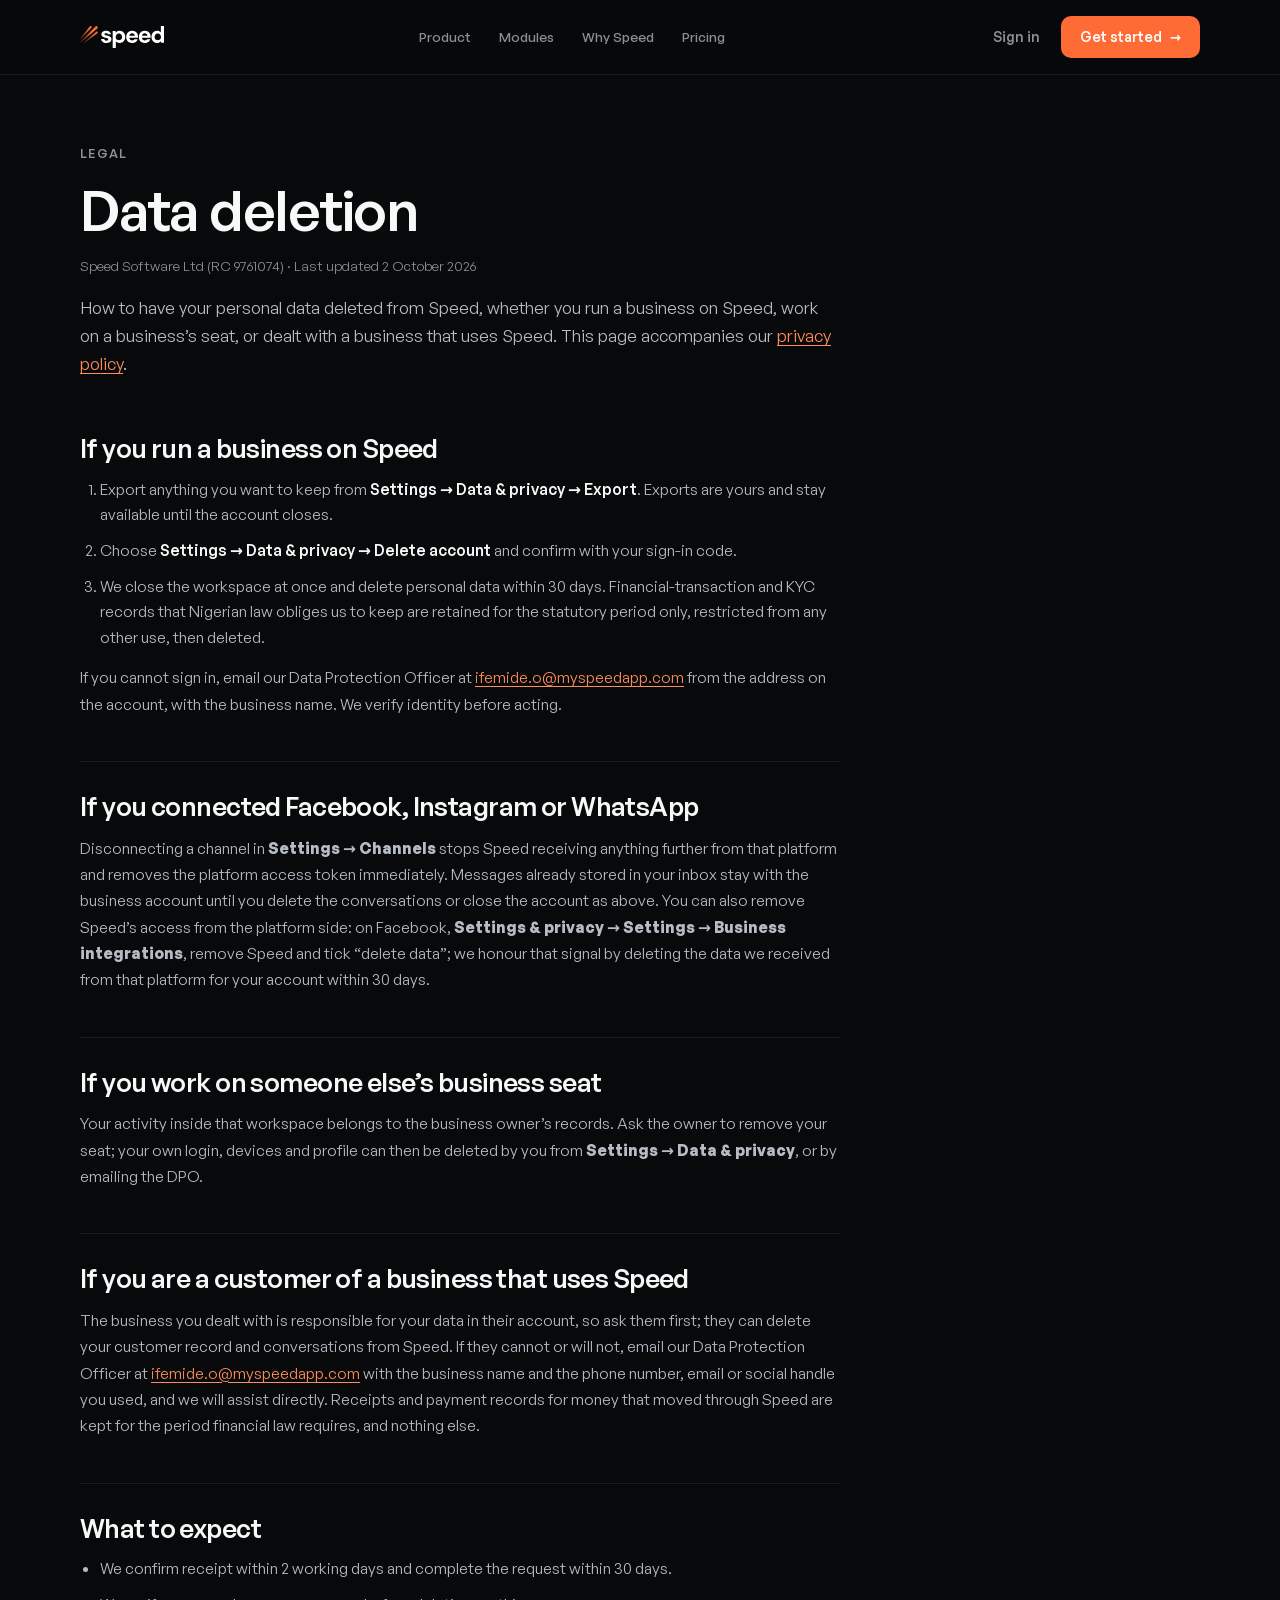
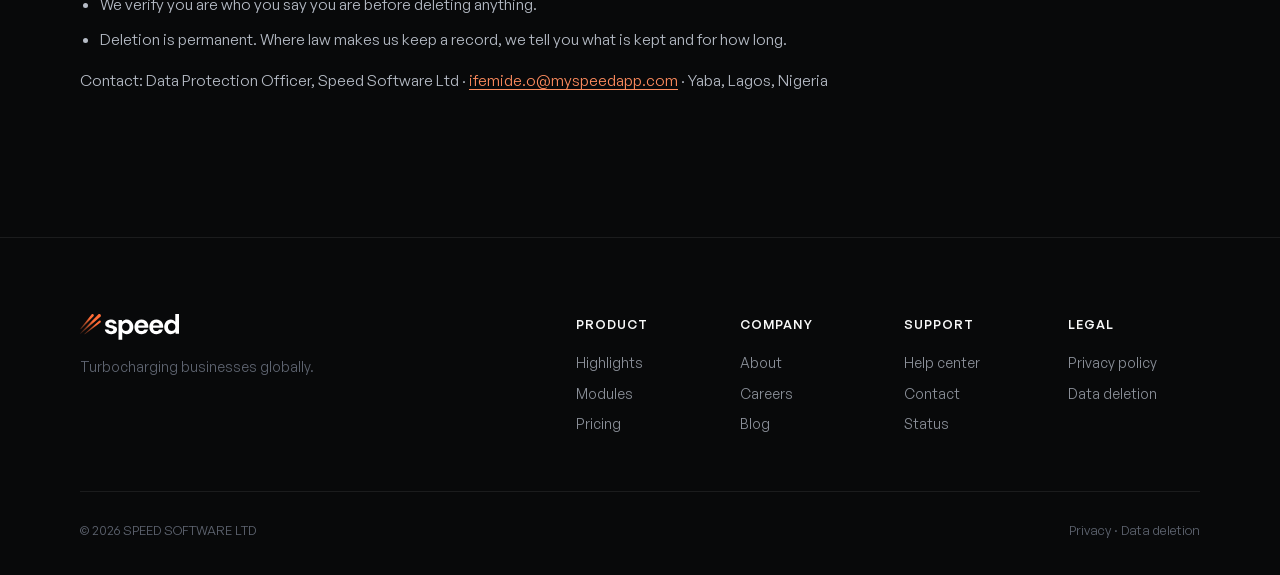
<file: data-deletion.html>
<!doctype html>
<html lang="en" class="native-scroll">
<head>
  <meta charset="UTF-8" />
  <meta name="viewport" content="width=device-width, initial-scale=1.0" />
  <title>Data deletion — Speed</title>
  <meta name="description" content="How to have your personal data deleted from Speed." />
  <link rel="canonical" href="https://myspeedapp.com/data-deletion" />
  <link rel="icon" type="image/svg+xml" href="assets/Logo-Pri.svg" />
  <link rel="stylesheet" href="styles.css" />
</head>
<body class="page--legal">

  <header class="nav nav--solid" id="nav">
    <div class="nav__inner">
      <a class="nav__logo" href="/" aria-label="Speed home">
        <img src="assets/Logo-Pri.svg" alt="Speed" />
      </a>
      <nav class="nav__links" aria-label="Primary">
        <a href="/#product">Product</a>
        <a href="/#modules">Modules</a>
        <a href="/#numbers">Why Speed</a>
        <a href="/#pricing">Pricing</a>
      </nav>
      <div class="nav__actions">
        <a class="btn btn--ghost" href="#">Sign in</a>
        <a class="btn btn--primary" href="/#cta">Get started<span class="btn__arrow">→</span></a>
      </div>
    </div>
  </header>

  <main class="legal">
    <div class="container legal__inner">
      <header class="legal__head">
        <p class="kicker">Legal</p>
        <h1>Data deletion</h1>
        <p class="legal__meta">Speed Software Ltd (RC 9761074) · Last updated 2 October 2026</p>
        <p class="legal__lede">How to have your personal data deleted from Speed, whether you run a business on Speed, work on a business’s seat, or dealt with a business that uses Speed. This page accompanies our <a href="privacy">privacy policy</a>.</p>
      </header>
      <div class="legal__body legal__body--single">
    <section class="legal__section">
      <h2>If you run a business on Speed</h2>
      <ol class="steps">
        <li>Export anything you want to keep from <strong>Settings → Data &amp; privacy → Export</strong>. Exports are yours and stay available until the account closes.</li>
        <li>Choose <strong>Settings → Data &amp; privacy → Delete account</strong> and confirm with your sign-in code.</li>
        <li>We close the workspace at once and delete personal data within 30 days. Financial-transaction and KYC records that Nigerian law obliges us to keep are retained for the statutory period only, restricted from any other use, then deleted.</li>
      </ol>
      <p>If you cannot sign in, email our Data Protection Officer at <a href="mailto:ifemide.o@myspeedapp.com">ifemide.o@myspeedapp.com</a> from the address on the account, with the business name. We verify identity before acting.</p>
    </section>
    <section class="legal__section">
      <h2>If you connected Facebook, Instagram or WhatsApp</h2>
      <p>Disconnecting a channel in <strong>Settings → Channels</strong> stops Speed receiving anything further from that platform and removes the platform access token immediately. Messages already stored in your inbox stay with the business account until you delete the conversations or close the account as above. You can also remove Speed’s access from the platform side: on Facebook, <strong>Settings &amp; privacy → Settings → Business integrations</strong>, remove Speed and tick “delete data”; we honour that signal by deleting the data we received from that platform for your account within 30 days.</p>
    </section>
    <section class="legal__section">
      <h2>If you work on someone else’s business seat</h2>
      <p>Your activity inside that workspace belongs to the business owner’s records. Ask the owner to remove your seat; your own login, devices and profile can then be deleted by you from <strong>Settings → Data &amp; privacy</strong>, or by emailing the DPO.</p>
    </section>
    <section class="legal__section">
      <h2>If you are a customer of a business that uses Speed</h2>
      <p>The business you dealt with is responsible for your data in their account, so ask them first; they can delete your customer record and conversations from Speed. If they cannot or will not, email our Data Protection Officer at <a href="mailto:ifemide.o@myspeedapp.com">ifemide.o@myspeedapp.com</a> with the business name and the phone number, email or social handle you used, and we will assist directly. Receipts and payment records for money that moved through Speed are kept for the period financial law requires, and nothing else.</p>
    </section>
    <section class="legal__section">
      <h2>What to expect</h2>
      <ul>
        <li>We confirm receipt within 2 working days and complete the request within 30 days.</li>
        <li>We verify you are who you say you are before deleting anything.</li>
        <li>Deletion is permanent. Where law makes us keep a record, we tell you what is kept and for how long.</li>
      </ul>
      <p>Contact: Data Protection Officer, Speed Software Ltd · <a href="mailto:ifemide.o@myspeedapp.com">ifemide.o@myspeedapp.com</a> · Yaba, Lagos, Nigeria</p>
    </section>
      </div>
    </div>
  </main>

  <footer class="footer">
    <div class="container footer__inner">
      <div class="footer__brand">
        <img src="assets/Logo-Pri.svg" alt="Speed" />
        <p>Turbocharging businesses globally.</p>
      </div>
      <div class="footer__cols">
        <div><h5>Product</h5><a href="/#product">Highlights</a><a href="/#modules">Modules</a><a href="/#pricing">Pricing</a></div>
        <div><h5>Company</h5><a href="#">About</a><a href="#">Careers</a><a href="#">Blog</a></div>
        <div><h5>Support</h5><a href="#">Help center</a><a href="#">Contact</a><a href="#">Status</a></div>
        <div><h5>Legal</h5><a href="privacy">Privacy policy</a><a href="data-deletion">Data deletion</a></div>
      </div>
    </div>
    <div class="container footer__base">
      <span>© 2026 SPEED SOFTWARE LTD</span>
      <span><a href="privacy">Privacy</a> · <a href="data-deletion">Data deletion</a></span>
    </div>
  </footer>
</body>
</html>
</file>
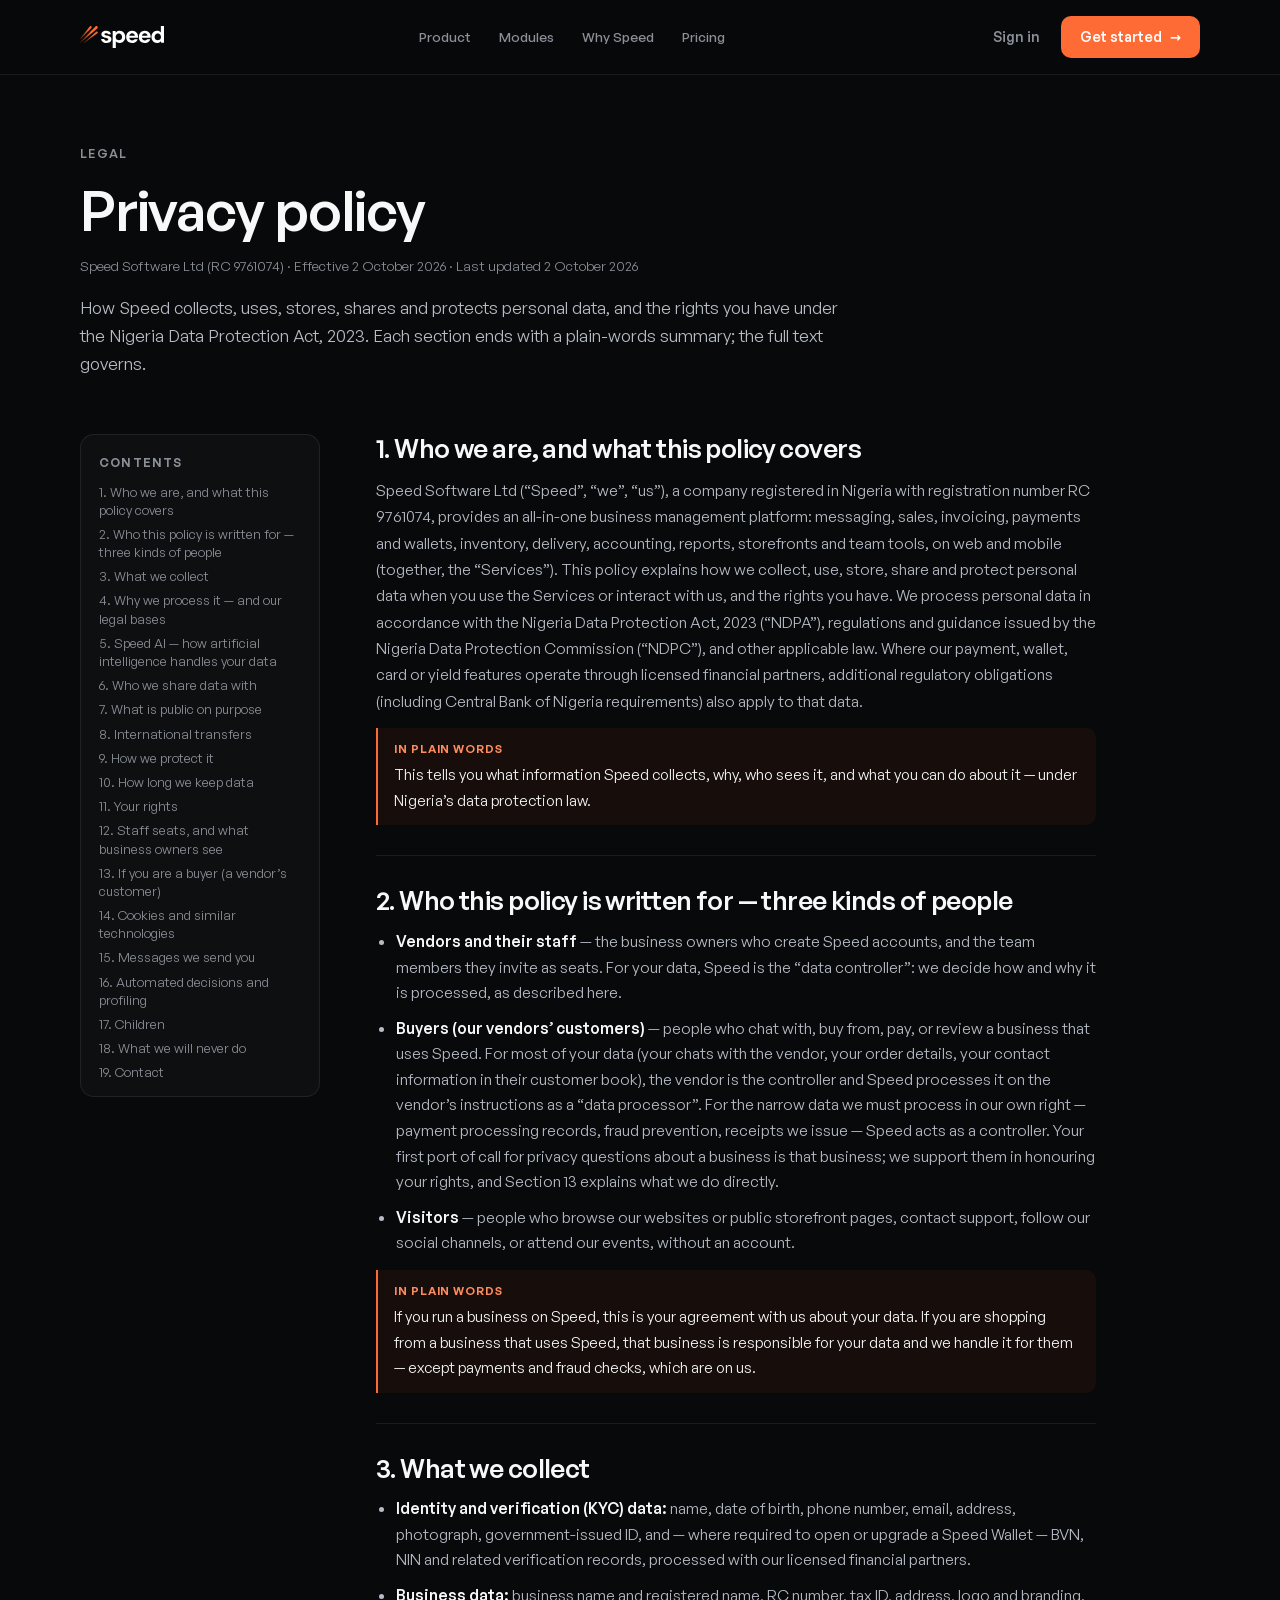
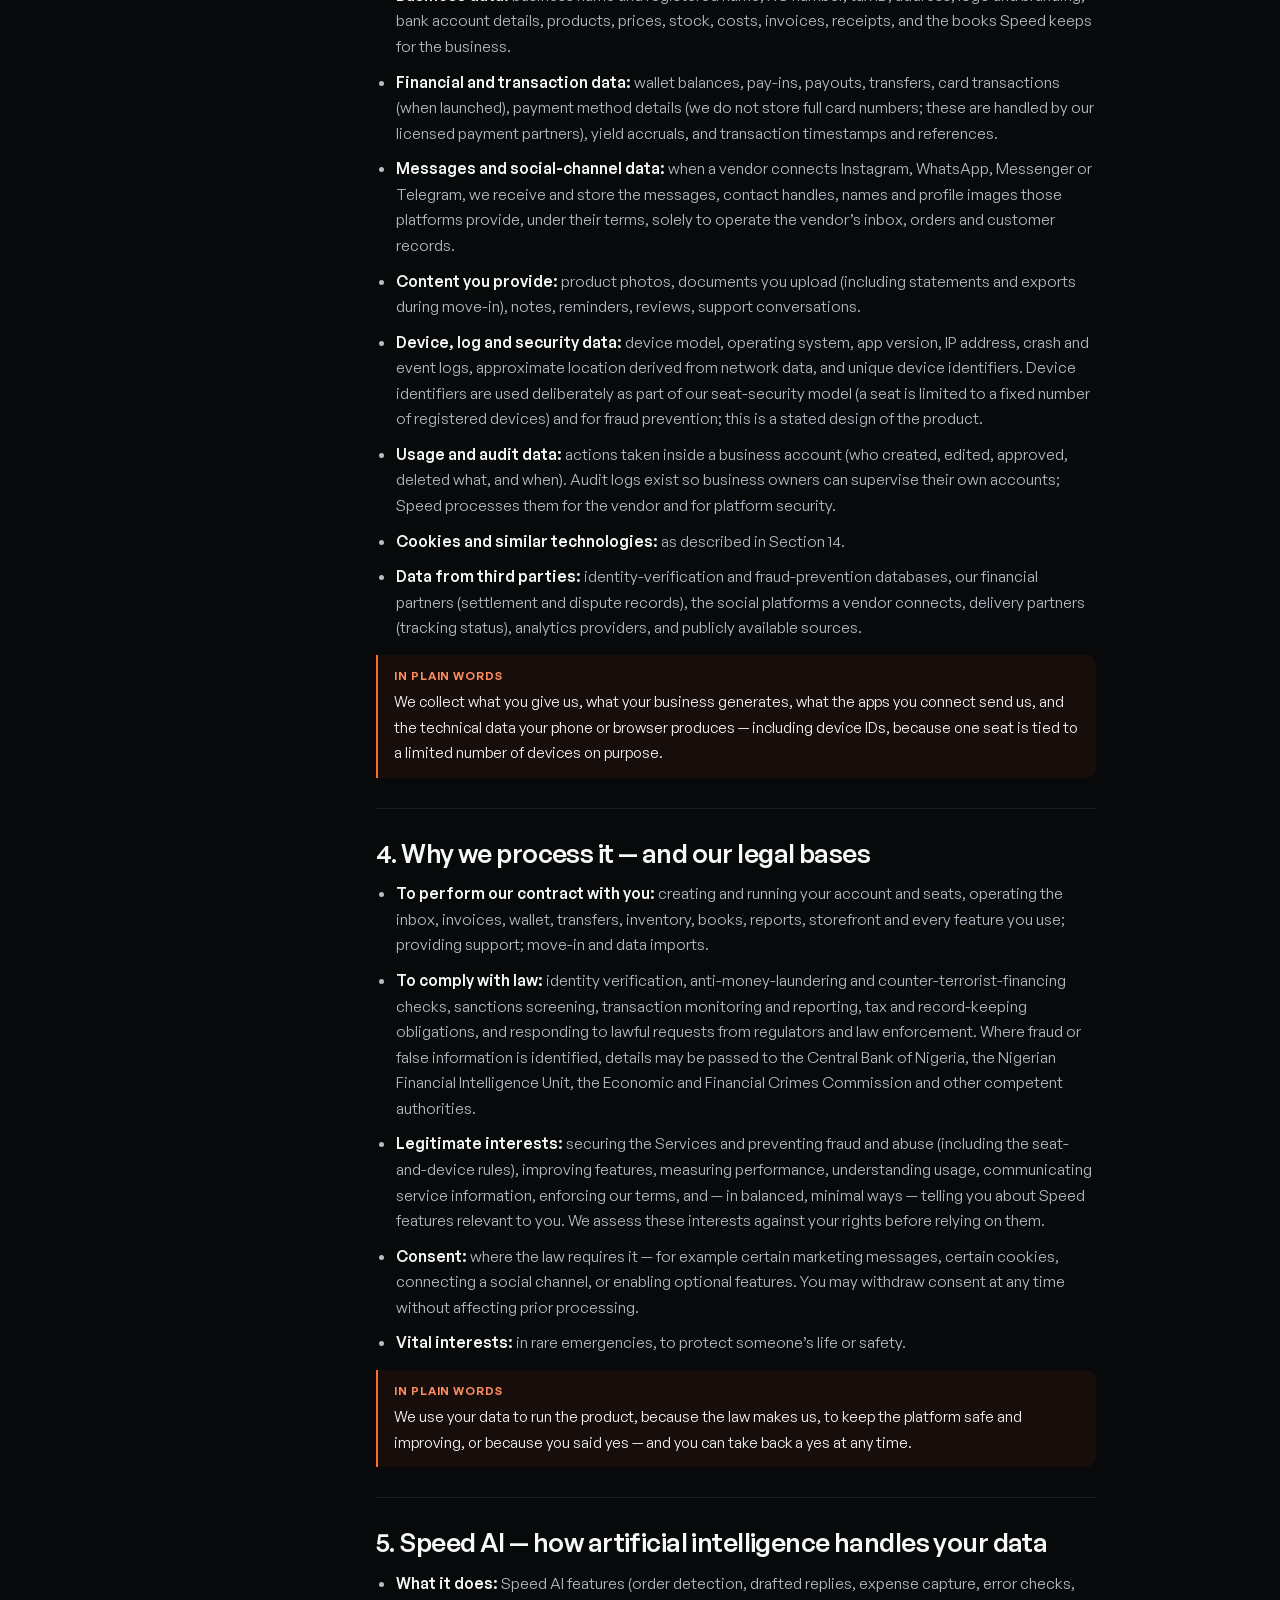
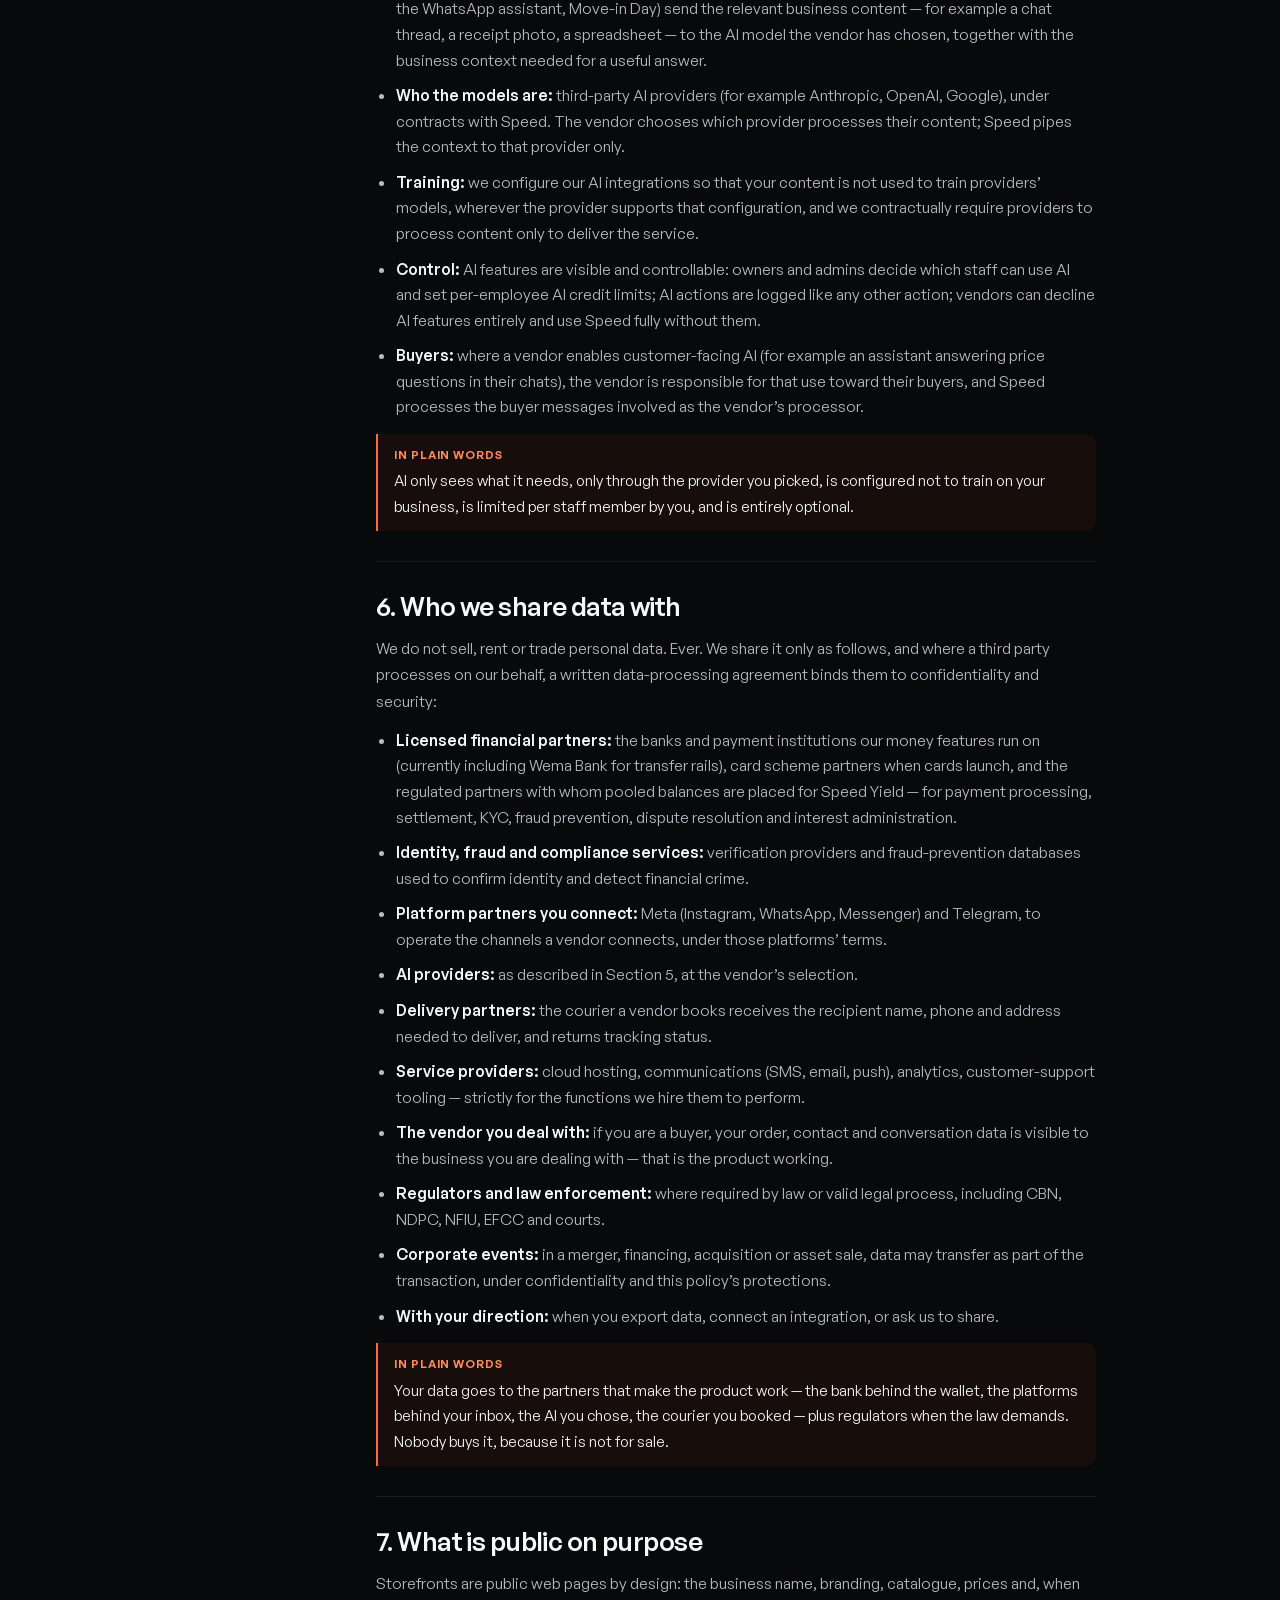
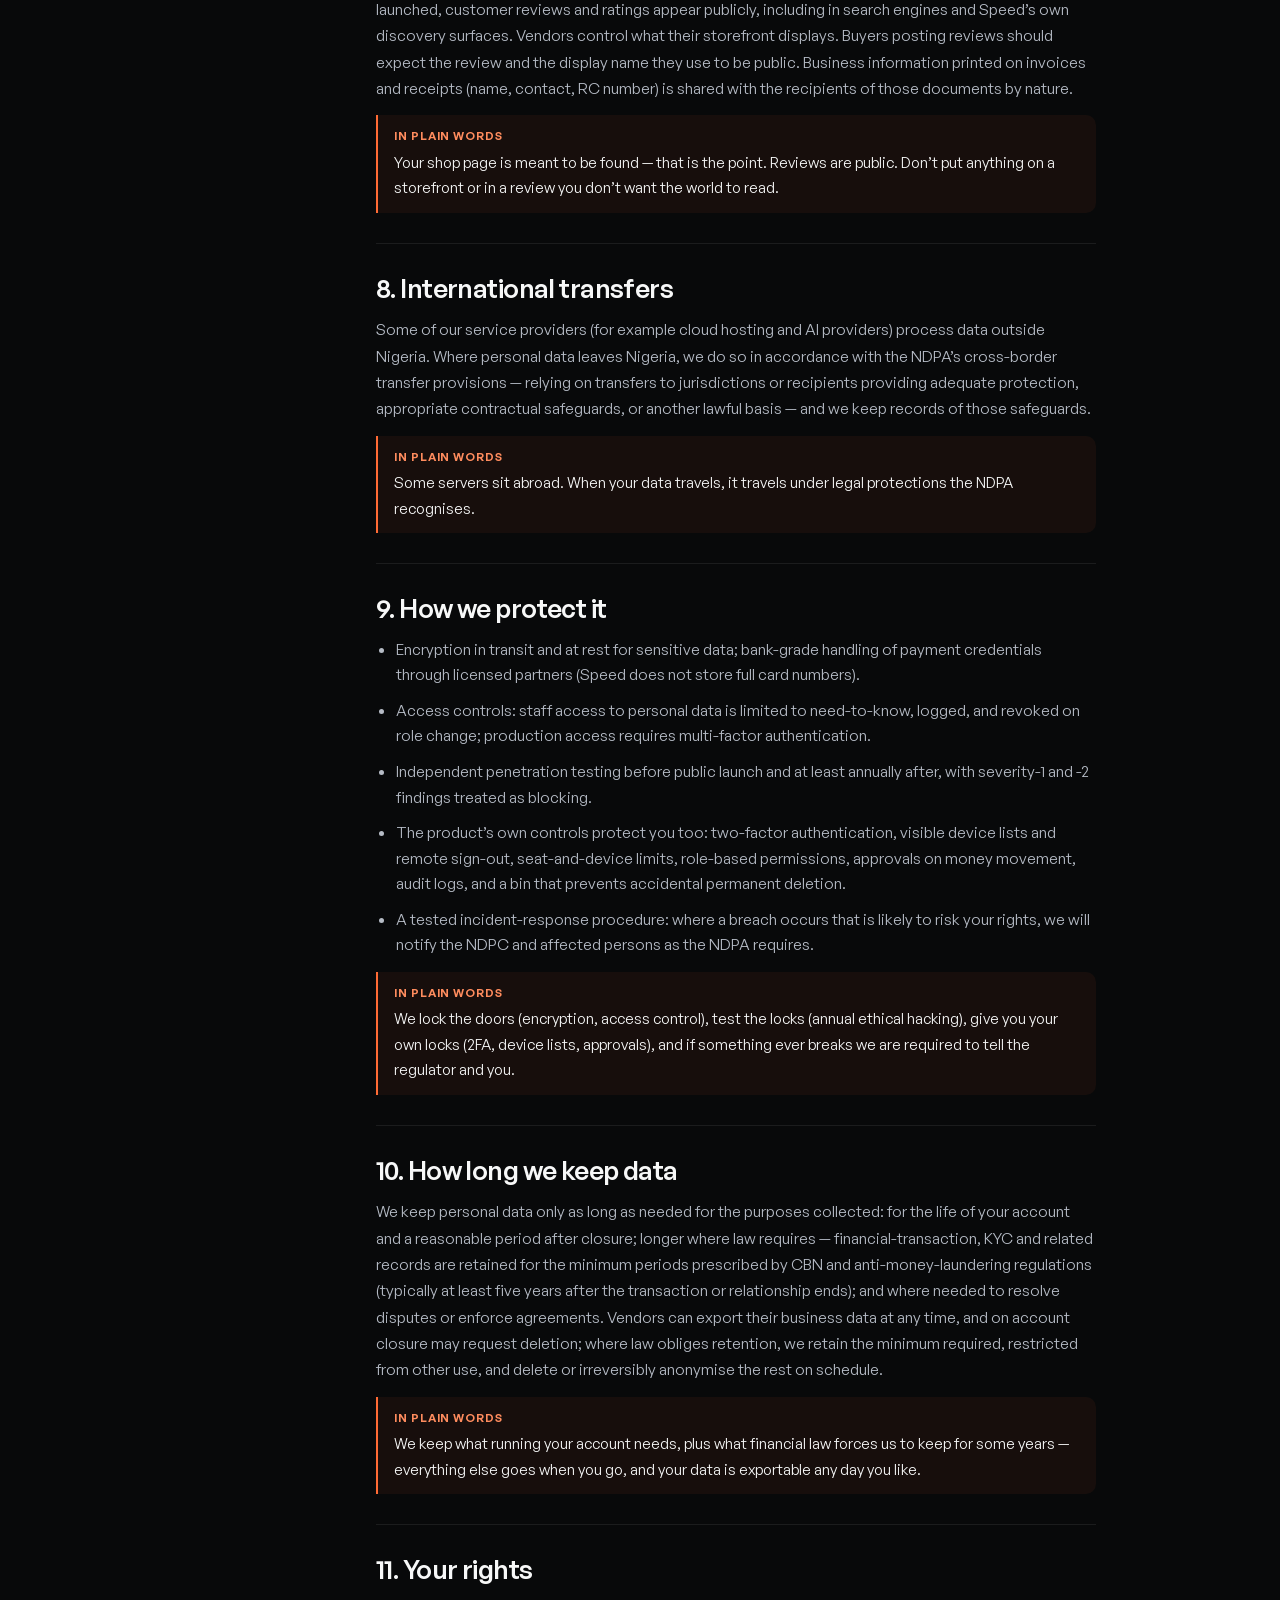
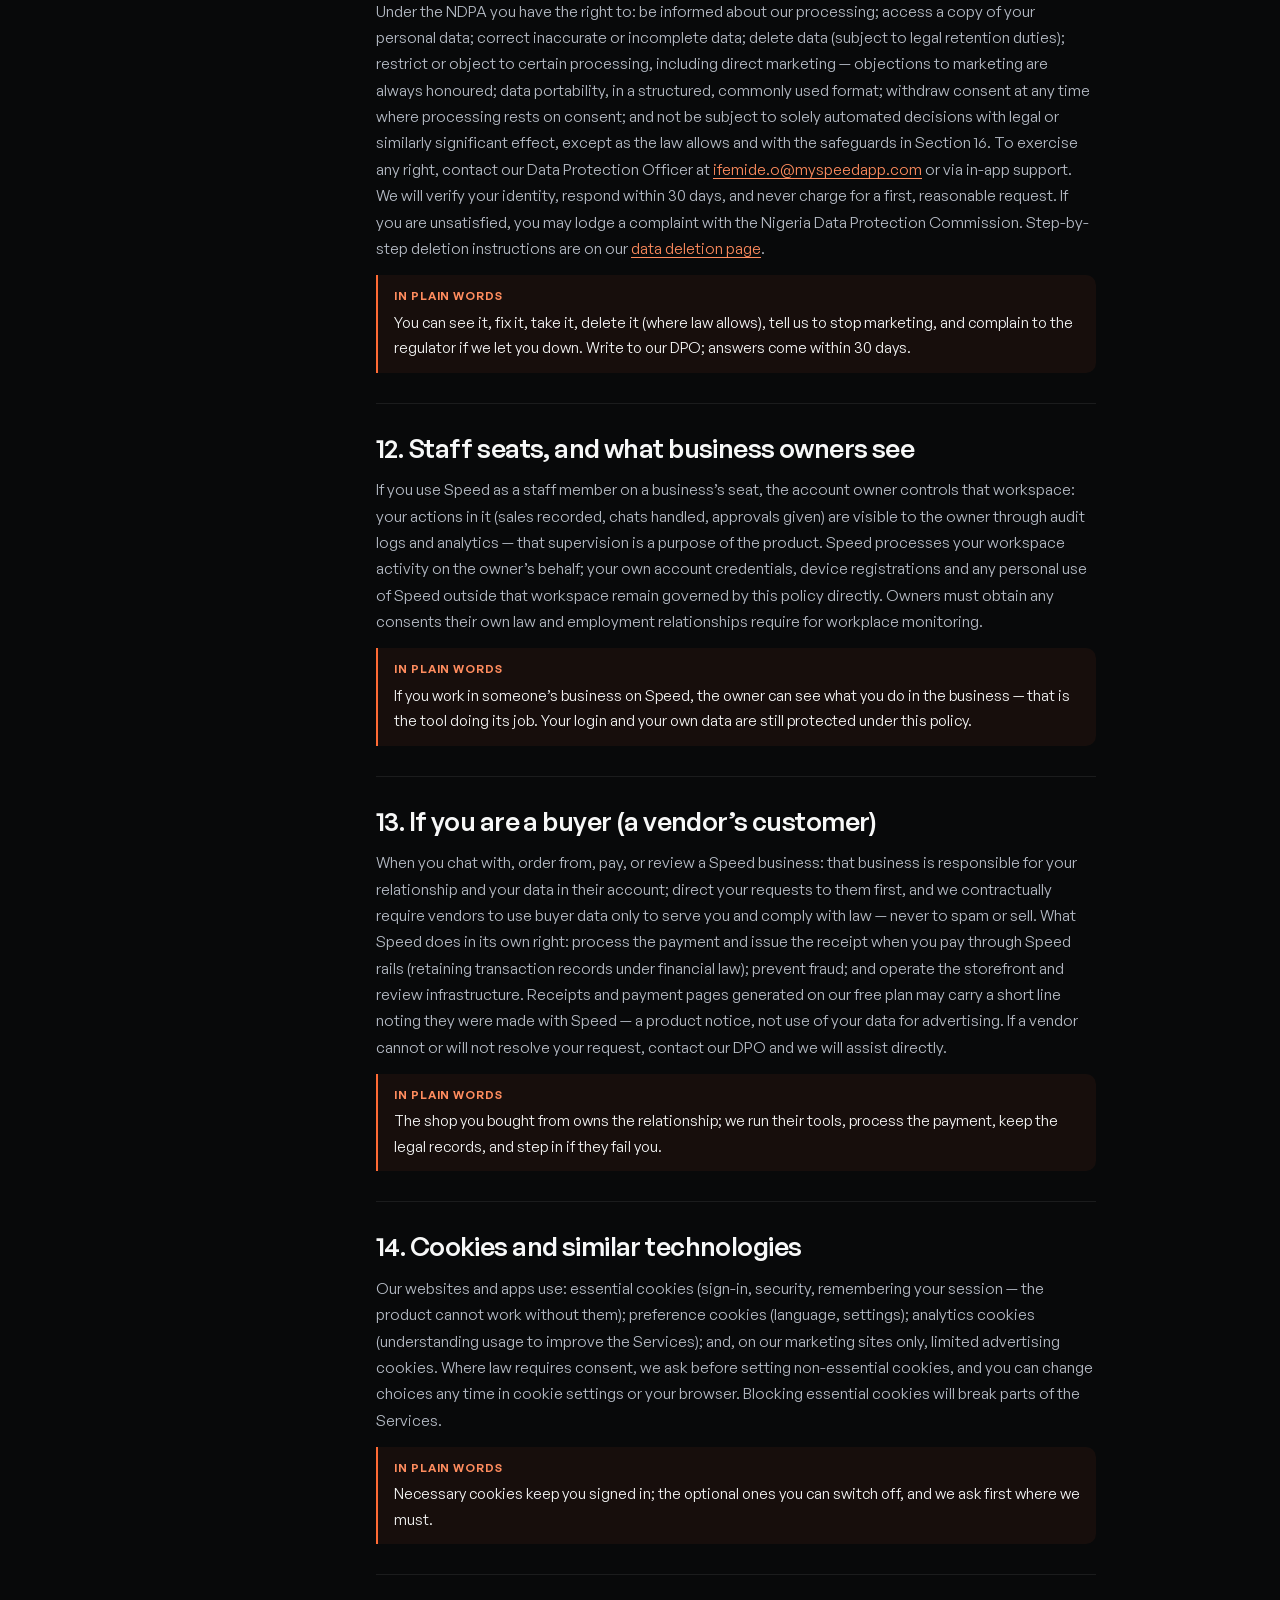
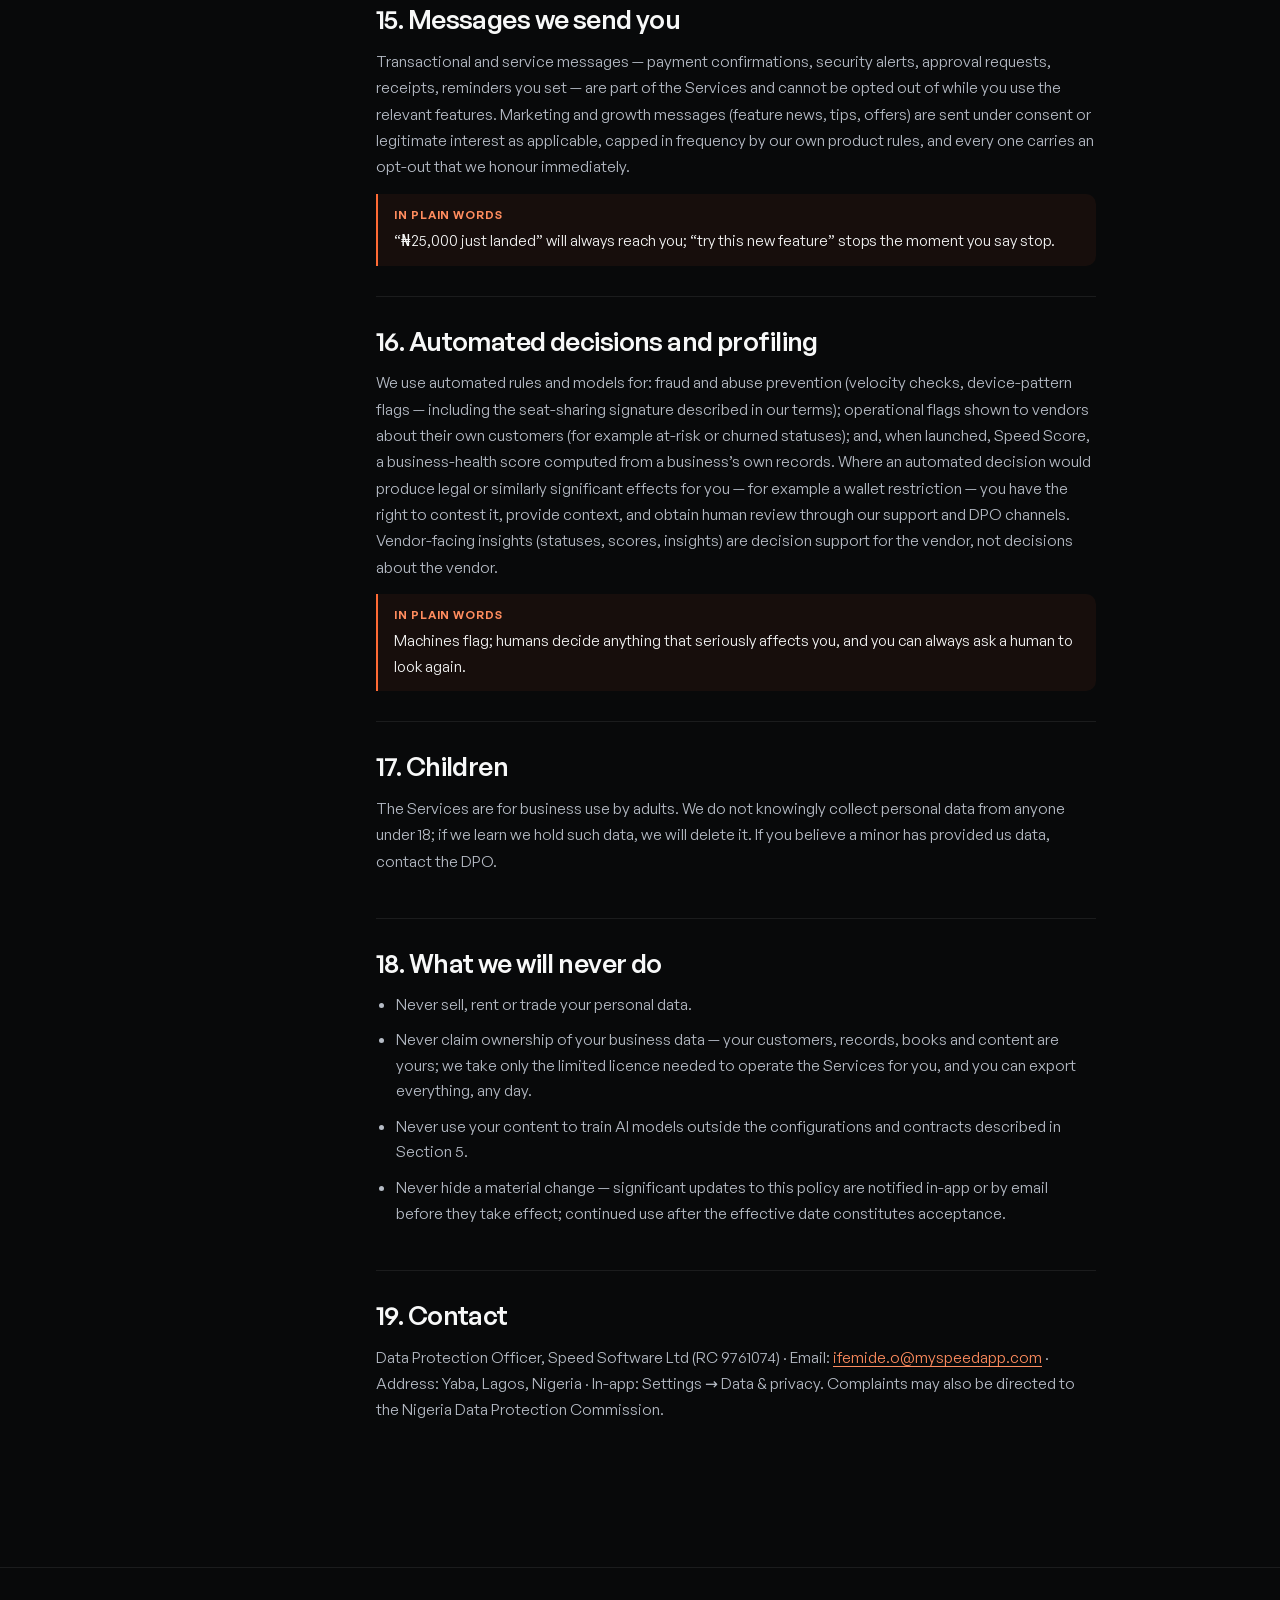
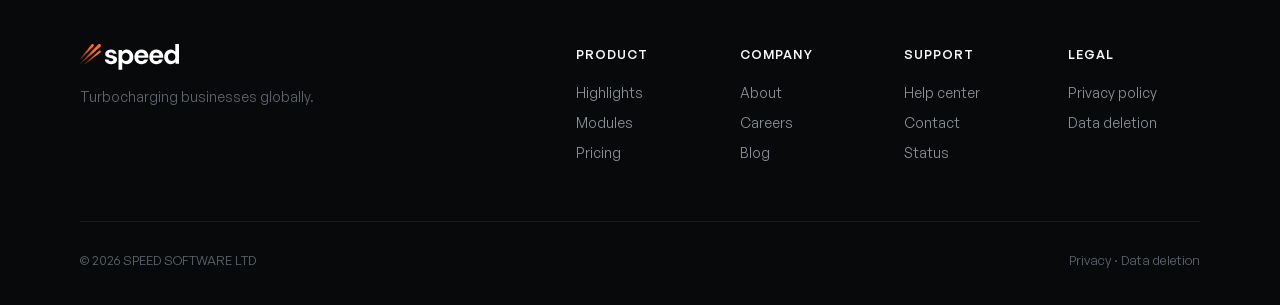
<file: privacy.html>
<!doctype html>
<html lang="en" class="native-scroll">
<head>
  <meta charset="UTF-8" />
  <meta name="viewport" content="width=device-width, initial-scale=1.0" />
  <title>Privacy policy — Speed</title>
  <meta name="description" content="How Speed collects, uses, shares and protects personal data, and your rights under the Nigeria Data Protection Act, 2023." />
  <link rel="canonical" href="https://myspeedapp.com/privacy" />
  <link rel="icon" type="image/svg+xml" href="assets/Logo-Pri.svg" />
  <link rel="stylesheet" href="styles.css" />
</head>
<body class="page--legal">

  <header class="nav nav--solid" id="nav">
    <div class="nav__inner">
      <a class="nav__logo" href="/" aria-label="Speed home">
        <img src="assets/Logo-Pri.svg" alt="Speed" />
      </a>
      <nav class="nav__links" aria-label="Primary">
        <a href="/#product">Product</a>
        <a href="/#modules">Modules</a>
        <a href="/#numbers">Why Speed</a>
        <a href="/#pricing">Pricing</a>
      </nav>
      <div class="nav__actions">
        <a class="btn btn--ghost" href="#">Sign in</a>
        <a class="btn btn--primary" href="/#cta">Get started<span class="btn__arrow">→</span></a>
      </div>
    </div>
  </header>

  <main class="legal">
    <div class="container legal__inner">
      <header class="legal__head">
        <p class="kicker">Legal</p>
        <h1>Privacy policy</h1>
        <p class="legal__meta">Speed Software Ltd (RC 9761074) · Effective 2 October 2026 · Last updated 2 October 2026</p>
        <p class="legal__lede">How Speed collects, uses, stores, shares and protects personal data, and the rights you have under the Nigeria Data Protection Act, 2023. Each section ends with a plain-words summary; the full text governs.</p>
      </header>
      <nav class="legal__toc" aria-label="Contents">
        <p class="legal__toc-title">Contents</p>
        <ol>
        <li><a href="#s1">1. Who we are, and what this policy covers</a></li>
        <li><a href="#s2">2. Who this policy is written for — three kinds of people</a></li>
        <li><a href="#s3">3. What we collect</a></li>
        <li><a href="#s4">4. Why we process it — and our legal bases</a></li>
        <li><a href="#s5">5. Speed AI — how artificial intelligence handles your data</a></li>
        <li><a href="#s6">6. Who we share data with</a></li>
        <li><a href="#s7">7. What is public on purpose</a></li>
        <li><a href="#s8">8. International transfers</a></li>
        <li><a href="#s9">9. How we protect it</a></li>
        <li><a href="#s10">10. How long we keep data</a></li>
        <li><a href="#s11">11. Your rights</a></li>
        <li><a href="#s12">12. Staff seats, and what business owners see</a></li>
        <li><a href="#s13">13. If you are a buyer (a vendor’s customer)</a></li>
        <li><a href="#s14">14. Cookies and similar technologies</a></li>
        <li><a href="#s15">15. Messages we send you</a></li>
        <li><a href="#s16">16. Automated decisions and profiling</a></li>
        <li><a href="#s17">17. Children</a></li>
        <li><a href="#s18">18. What we will never do</a></li>
        <li><a href="#s19">19. Contact</a></li>
        </ol>
      </nav>
      <div class="legal__body">
    <section class="legal__section" id="s1">
      <h2>1. Who we are, and what this policy covers</h2>
      <p>Speed Software Ltd (“Speed”, “we”, “us”), a company registered in Nigeria with registration number RC 9761074, provides an all-in-one business management platform: messaging, sales, invoicing, payments and wallets, inventory, delivery, accounting, reports, storefronts and team tools, on web and mobile (together, the “Services”). This policy explains how we collect, use, store, share and protect personal data when you use the Services or interact with us, and the rights you have. We process personal data in accordance with the Nigeria Data Protection Act, 2023 (“NDPA”), regulations and guidance issued by the Nigeria Data Protection Commission (“NDPC”), and other applicable law. Where our payment, wallet, card or yield features operate through licensed financial partners, additional regulatory obligations (including Central Bank of Nigeria requirements) also apply to that data.</p>
      <aside class="plain"><span class="plain__label">In plain words</span><p>This tells you what information Speed collects, why, who sees it, and what you can do about it — under Nigeria’s data protection law.</p></aside>
    </section>
    <section class="legal__section" id="s2">
      <h2>2. Who this policy is written for — three kinds of people</h2>
      <ul>
        <li><strong>Vendors and their staff</strong> — the business owners who create Speed accounts, and the team members they invite as seats. For your data, Speed is the “data controller”: we decide how and why it is processed, as described here.</li>
        <li><strong>Buyers (our vendors’ customers)</strong> — people who chat with, buy from, pay, or review a business that uses Speed. For most of your data (your chats with the vendor, your order details, your contact information in their customer book), the vendor is the controller and Speed processes it on the vendor’s instructions as a “data processor”. For the narrow data we must process in our own right — payment processing records, fraud prevention, receipts we issue — Speed acts as a controller. Your first port of call for privacy questions about a business is that business; we support them in honouring your rights, and Section 13 explains what we do directly.</li>
        <li><strong>Visitors</strong> — people who browse our websites or public storefront pages, contact support, follow our social channels, or attend our events, without an account.</li>
      </ul>
      <aside class="plain"><span class="plain__label">In plain words</span><p>If you run a business on Speed, this is your agreement with us about your data. If you are shopping from a business that uses Speed, that business is responsible for your data and we handle it for them — except payments and fraud checks, which are on us.</p></aside>
    </section>
    <section class="legal__section" id="s3">
      <h2>3. What we collect</h2>
      <ul>
        <li><strong>Identity and verification (KYC) data:</strong> name, date of birth, phone number, email, address, photograph, government-issued ID, and — where required to open or upgrade a Speed Wallet — BVN, NIN and related verification records, processed with our licensed financial partners.</li>
        <li><strong>Business data:</strong> business name and registered name, RC number, tax ID, address, logo and branding, bank account details, products, prices, stock, costs, invoices, receipts, and the books Speed keeps for the business.</li>
        <li><strong>Financial and transaction data:</strong> wallet balances, pay-ins, payouts, transfers, card transactions (when launched), payment method details (we do not store full card numbers; these are handled by our licensed payment partners), yield accruals, and transaction timestamps and references.</li>
        <li><strong>Messages and social-channel data:</strong> when a vendor connects Instagram, WhatsApp, Messenger or Telegram, we receive and store the messages, contact handles, names and profile images those platforms provide, under their terms, solely to operate the vendor’s inbox, orders and customer records.</li>
        <li><strong>Content you provide:</strong> product photos, documents you upload (including statements and exports during move-in), notes, reminders, reviews, support conversations.</li>
        <li><strong>Device, log and security data:</strong> device model, operating system, app version, IP address, crash and event logs, approximate location derived from network data, and unique device identifiers. Device identifiers are used deliberately as part of our seat-security model (a seat is limited to a fixed number of registered devices) and for fraud prevention; this is a stated design of the product.</li>
        <li><strong>Usage and audit data:</strong> actions taken inside a business account (who created, edited, approved, deleted what, and when). Audit logs exist so business owners can supervise their own accounts; Speed processes them for the vendor and for platform security.</li>
        <li><strong>Cookies and similar technologies:</strong> as described in Section 14.</li>
        <li><strong>Data from third parties:</strong> identity-verification and fraud-prevention databases, our financial partners (settlement and dispute records), the social platforms a vendor connects, delivery partners (tracking status), analytics providers, and publicly available sources.</li>
      </ul>
      <aside class="plain"><span class="plain__label">In plain words</span><p>We collect what you give us, what your business generates, what the apps you connect send us, and the technical data your phone or browser produces — including device IDs, because one seat is tied to a limited number of devices on purpose.</p></aside>
    </section>
    <section class="legal__section" id="s4">
      <h2>4. Why we process it — and our legal bases</h2>
      <ul>
        <li><strong>To perform our contract with you:</strong> creating and running your account and seats, operating the inbox, invoices, wallet, transfers, inventory, books, reports, storefront and every feature you use; providing support; move-in and data imports.</li>
        <li><strong>To comply with law:</strong> identity verification, anti-money-laundering and counter-terrorist-financing checks, sanctions screening, transaction monitoring and reporting, tax and record-keeping obligations, and responding to lawful requests from regulators and law enforcement. Where fraud or false information is identified, details may be passed to the Central Bank of Nigeria, the Nigerian Financial Intelligence Unit, the Economic and Financial Crimes Commission and other competent authorities.</li>
        <li><strong>Legitimate interests:</strong> securing the Services and preventing fraud and abuse (including the seat-and-device rules), improving features, measuring performance, understanding usage, communicating service information, enforcing our terms, and — in balanced, minimal ways — telling you about Speed features relevant to you. We assess these interests against your rights before relying on them.</li>
        <li><strong>Consent:</strong> where the law requires it — for example certain marketing messages, certain cookies, connecting a social channel, or enabling optional features. You may withdraw consent at any time without affecting prior processing.</li>
        <li><strong>Vital interests:</strong> in rare emergencies, to protect someone’s life or safety.</li>
      </ul>
      <aside class="plain"><span class="plain__label">In plain words</span><p>We use your data to run the product, because the law makes us, to keep the platform safe and improving, or because you said yes — and you can take back a yes at any time.</p></aside>
    </section>
    <section class="legal__section" id="s5">
      <h2>5. Speed AI — how artificial intelligence handles your data</h2>
      <ul>
        <li><strong>What it does:</strong> Speed AI features (order detection, drafted replies, expense capture, error checks, the WhatsApp assistant, Move-in Day) send the relevant business content — for example a chat thread, a receipt photo, a spreadsheet — to the AI model the vendor has chosen, together with the business context needed for a useful answer.</li>
        <li><strong>Who the models are:</strong> third-party AI providers (for example Anthropic, OpenAI, Google), under contracts with Speed. The vendor chooses which provider processes their content; Speed pipes the context to that provider only.</li>
        <li><strong>Training:</strong> we configure our AI integrations so that your content is not used to train providers’ models, wherever the provider supports that configuration, and we contractually require providers to process content only to deliver the service.</li>
        <li><strong>Control:</strong> AI features are visible and controllable: owners and admins decide which staff can use AI and set per-employee AI credit limits; AI actions are logged like any other action; vendors can decline AI features entirely and use Speed fully without them.</li>
        <li><strong>Buyers:</strong> where a vendor enables customer-facing AI (for example an assistant answering price questions in their chats), the vendor is responsible for that use toward their buyers, and Speed processes the buyer messages involved as the vendor’s processor.</li>
      </ul>
      <aside class="plain"><span class="plain__label">In plain words</span><p>AI only sees what it needs, only through the provider you picked, is configured not to train on your business, is limited per staff member by you, and is entirely optional.</p></aside>
    </section>
    <section class="legal__section" id="s6">
      <h2>6. Who we share data with</h2>
      <p>We do not sell, rent or trade personal data. Ever. We share it only as follows, and where a third party processes on our behalf, a written data-processing agreement binds them to confidentiality and security:</p>
      <ul>
        <li><strong>Licensed financial partners:</strong> the banks and payment institutions our money features run on (currently including Wema Bank for transfer rails), card scheme partners when cards launch, and the regulated partners with whom pooled balances are placed for Speed Yield — for payment processing, settlement, KYC, fraud prevention, dispute resolution and interest administration.</li>
        <li><strong>Identity, fraud and compliance services:</strong> verification providers and fraud-prevention databases used to confirm identity and detect financial crime.</li>
        <li><strong>Platform partners you connect:</strong> Meta (Instagram, WhatsApp, Messenger) and Telegram, to operate the channels a vendor connects, under those platforms’ terms.</li>
        <li><strong>AI providers:</strong> as described in Section 5, at the vendor’s selection.</li>
        <li><strong>Delivery partners:</strong> the courier a vendor books receives the recipient name, phone and address needed to deliver, and returns tracking status.</li>
        <li><strong>Service providers:</strong> cloud hosting, communications (SMS, email, push), analytics, customer-support tooling — strictly for the functions we hire them to perform.</li>
        <li><strong>The vendor you deal with:</strong> if you are a buyer, your order, contact and conversation data is visible to the business you are dealing with — that is the product working.</li>
        <li><strong>Regulators and law enforcement:</strong> where required by law or valid legal process, including CBN, NDPC, NFIU, EFCC and courts.</li>
        <li><strong>Corporate events:</strong> in a merger, financing, acquisition or asset sale, data may transfer as part of the transaction, under confidentiality and this policy’s protections.</li>
        <li><strong>With your direction:</strong> when you export data, connect an integration, or ask us to share.</li>
      </ul>
      <aside class="plain"><span class="plain__label">In plain words</span><p>Your data goes to the partners that make the product work — the bank behind the wallet, the platforms behind your inbox, the AI you chose, the courier you booked — plus regulators when the law demands. Nobody buys it, because it is not for sale.</p></aside>
    </section>
    <section class="legal__section" id="s7">
      <h2>7. What is public on purpose</h2>
      <p>Storefronts are public web pages by design: the business name, branding, catalogue, prices and, when launched, customer reviews and ratings appear publicly, including in search engines and Speed’s own discovery surfaces. Vendors control what their storefront displays. Buyers posting reviews should expect the review and the display name they use to be public. Business information printed on invoices and receipts (name, contact, RC number) is shared with the recipients of those documents by nature.</p>
      <aside class="plain"><span class="plain__label">In plain words</span><p>Your shop page is meant to be found — that is the point. Reviews are public. Don’t put anything on a storefront or in a review you don’t want the world to read.</p></aside>
    </section>
    <section class="legal__section" id="s8">
      <h2>8. International transfers</h2>
      <p>Some of our service providers (for example cloud hosting and AI providers) process data outside Nigeria. Where personal data leaves Nigeria, we do so in accordance with the NDPA’s cross-border transfer provisions — relying on transfers to jurisdictions or recipients providing adequate protection, appropriate contractual safeguards, or another lawful basis — and we keep records of those safeguards.</p>
      <aside class="plain"><span class="plain__label">In plain words</span><p>Some servers sit abroad. When your data travels, it travels under legal protections the NDPA recognises.</p></aside>
    </section>
    <section class="legal__section" id="s9">
      <h2>9. How we protect it</h2>
      <ul>
        <li>Encryption in transit and at rest for sensitive data; bank-grade handling of payment credentials through licensed partners (Speed does not store full card numbers).</li>
        <li>Access controls: staff access to personal data is limited to need-to-know, logged, and revoked on role change; production access requires multi-factor authentication.</li>
        <li>Independent penetration testing before public launch and at least annually after, with severity-1 and -2 findings treated as blocking.</li>
        <li>The product’s own controls protect you too: two-factor authentication, visible device lists and remote sign-out, seat-and-device limits, role-based permissions, approvals on money movement, audit logs, and a bin that prevents accidental permanent deletion.</li>
        <li>A tested incident-response procedure: where a breach occurs that is likely to risk your rights, we will notify the NDPC and affected persons as the NDPA requires.</li>
      </ul>
      <aside class="plain"><span class="plain__label">In plain words</span><p>We lock the doors (encryption, access control), test the locks (annual ethical hacking), give you your own locks (2FA, device lists, approvals), and if something ever breaks we are required to tell the regulator and you.</p></aside>
    </section>
    <section class="legal__section" id="s10">
      <h2>10. How long we keep data</h2>
      <p>We keep personal data only as long as needed for the purposes collected: for the life of your account and a reasonable period after closure; longer where law requires — financial-transaction, KYC and related records are retained for the minimum periods prescribed by CBN and anti-money-laundering regulations (typically at least five years after the transaction or relationship ends); and where needed to resolve disputes or enforce agreements. Vendors can export their business data at any time, and on account closure may request deletion; where law obliges retention, we retain the minimum required, restricted from other use, and delete or irreversibly anonymise the rest on schedule.</p>
      <aside class="plain"><span class="plain__label">In plain words</span><p>We keep what running your account needs, plus what financial law forces us to keep for some years — everything else goes when you go, and your data is exportable any day you like.</p></aside>
    </section>
    <section class="legal__section" id="s11">
      <h2>11. Your rights</h2>
      <p>Under the NDPA you have the right to: be informed about our processing; access a copy of your personal data; correct inaccurate or incomplete data; delete data (subject to legal retention duties); restrict or object to certain processing, including direct marketing — objections to marketing are always honoured; data portability, in a structured, commonly used format; withdraw consent at any time where processing rests on consent; and not be subject to solely automated decisions with legal or similarly significant effect, except as the law allows and with the safeguards in Section 16. To exercise any right, contact our Data Protection Officer at <a href="mailto:ifemide.o@myspeedapp.com">ifemide.o@myspeedapp.com</a> or via in-app support. We will verify your identity, respond within 30 days, and never charge for a first, reasonable request. If you are unsatisfied, you may lodge a complaint with the Nigeria Data Protection Commission. Step-by-step deletion instructions are on our <a href="data-deletion">data deletion page</a>.</p>
      <aside class="plain"><span class="plain__label">In plain words</span><p>You can see it, fix it, take it, delete it (where law allows), tell us to stop marketing, and complain to the regulator if we let you down. Write to our DPO; answers come within 30 days.</p></aside>
    </section>
    <section class="legal__section" id="s12">
      <h2>12. Staff seats, and what business owners see</h2>
      <p>If you use Speed as a staff member on a business’s seat, the account owner controls that workspace: your actions in it (sales recorded, chats handled, approvals given) are visible to the owner through audit logs and analytics — that supervision is a purpose of the product. Speed processes your workspace activity on the owner’s behalf; your own account credentials, device registrations and any personal use of Speed outside that workspace remain governed by this policy directly. Owners must obtain any consents their own law and employment relationships require for workplace monitoring.</p>
      <aside class="plain"><span class="plain__label">In plain words</span><p>If you work in someone’s business on Speed, the owner can see what you do in the business — that is the tool doing its job. Your login and your own data are still protected under this policy.</p></aside>
    </section>
    <section class="legal__section" id="s13">
      <h2>13. If you are a buyer (a vendor’s customer)</h2>
      <p>When you chat with, order from, pay, or review a Speed business: that business is responsible for your relationship and your data in their account; direct your requests to them first, and we contractually require vendors to use buyer data only to serve you and comply with law — never to spam or sell. What Speed does in its own right: process the payment and issue the receipt when you pay through Speed rails (retaining transaction records under financial law); prevent fraud; and operate the storefront and review infrastructure. Receipts and payment pages generated on our free plan may carry a short line noting they were made with Speed — a product notice, not use of your data for advertising. If a vendor cannot or will not resolve your request, contact our DPO and we will assist directly.</p>
      <aside class="plain"><span class="plain__label">In plain words</span><p>The shop you bought from owns the relationship; we run their tools, process the payment, keep the legal records, and step in if they fail you.</p></aside>
    </section>
    <section class="legal__section" id="s14">
      <h2>14. Cookies and similar technologies</h2>
      <p>Our websites and apps use: essential cookies (sign-in, security, remembering your session — the product cannot work without them); preference cookies (language, settings); analytics cookies (understanding usage to improve the Services); and, on our marketing sites only, limited advertising cookies. Where law requires consent, we ask before setting non-essential cookies, and you can change choices any time in cookie settings or your browser. Blocking essential cookies will break parts of the Services.</p>
      <aside class="plain"><span class="plain__label">In plain words</span><p>Necessary cookies keep you signed in; the optional ones you can switch off, and we ask first where we must.</p></aside>
    </section>
    <section class="legal__section" id="s15">
      <h2>15. Messages we send you</h2>
      <p>Transactional and service messages — payment confirmations, security alerts, approval requests, receipts, reminders you set — are part of the Services and cannot be opted out of while you use the relevant features. Marketing and growth messages (feature news, tips, offers) are sent under consent or legitimate interest as applicable, capped in frequency by our own product rules, and every one carries an opt-out that we honour immediately.</p>
      <aside class="plain"><span class="plain__label">In plain words</span><p>“₦25,000 just landed” will always reach you; “try this new feature” stops the moment you say stop.</p></aside>
    </section>
    <section class="legal__section" id="s16">
      <h2>16. Automated decisions and profiling</h2>
      <p>We use automated rules and models for: fraud and abuse prevention (velocity checks, device-pattern flags — including the seat-sharing signature described in our terms); operational flags shown to vendors about their own customers (for example at-risk or churned statuses); and, when launched, Speed Score, a business-health score computed from a business’s own records. Where an automated decision would produce legal or similarly significant effects for you — for example a wallet restriction — you have the right to contest it, provide context, and obtain human review through our support and DPO channels. Vendor-facing insights (statuses, scores, insights) are decision support for the vendor, not decisions about the vendor.</p>
      <aside class="plain"><span class="plain__label">In plain words</span><p>Machines flag; humans decide anything that seriously affects you, and you can always ask a human to look again.</p></aside>
    </section>
    <section class="legal__section" id="s17">
      <h2>17. Children</h2>
      <p>The Services are for business use by adults. We do not knowingly collect personal data from anyone under 18; if we learn we hold such data, we will delete it. If you believe a minor has provided us data, contact the DPO.</p>
    </section>
    <section class="legal__section" id="s18">
      <h2>18. What we will never do</h2>
      <ul>
        <li>Never sell, rent or trade your personal data.</li>
        <li>Never claim ownership of your business data — your customers, records, books and content are yours; we take only the limited licence needed to operate the Services for you, and you can export everything, any day.</li>
        <li>Never use your content to train AI models outside the configurations and contracts described in Section 5.</li>
        <li>Never hide a material change — significant updates to this policy are notified in-app or by email before they take effect; continued use after the effective date constitutes acceptance.</li>
      </ul>
    </section>
    <section class="legal__section" id="s19">
      <h2>19. Contact</h2>
      <p>Data Protection Officer, Speed Software Ltd (RC 9761074) · Email: <a href="mailto:ifemide.o@myspeedapp.com">ifemide.o@myspeedapp.com</a> · Address: Yaba, Lagos, Nigeria · In-app: Settings → Data &amp; privacy. Complaints may also be directed to the Nigeria Data Protection Commission.</p>
    </section>
      </div>
    </div>
  </main>

  <footer class="footer">
    <div class="container footer__inner">
      <div class="footer__brand">
        <img src="assets/Logo-Pri.svg" alt="Speed" />
        <p>Turbocharging businesses globally.</p>
      </div>
      <div class="footer__cols">
        <div><h5>Product</h5><a href="/#product">Highlights</a><a href="/#modules">Modules</a><a href="/#pricing">Pricing</a></div>
        <div><h5>Company</h5><a href="#">About</a><a href="#">Careers</a><a href="#">Blog</a></div>
        <div><h5>Support</h5><a href="#">Help center</a><a href="#">Contact</a><a href="#">Status</a></div>
        <div><h5>Legal</h5><a href="privacy">Privacy policy</a><a href="data-deletion">Data deletion</a></div>
      </div>
    </div>
    <div class="container footer__base">
      <span>© 2026 SPEED SOFTWARE LTD</span>
      <span><a href="privacy">Privacy</a> · <a href="data-deletion">Data deletion</a></span>
    </div>
  </footer>
</body>
</html>
</file>
<file: styles.css>
/* ============================================================
   Speed — marketing site · dark, Linear-inspired
   Canvas #08090a · text #f7f8f8 / #8a8f98 · accent #ff6b35
   ============================================================ */

@font-face {
  font-family: "General Sans Variable";
  src: url("assets/fonts/GeneralSans-Variable.woff2") format("woff2");
  font-weight: 100 900;
  font-style: normal;
  font-display: swap;
}

:root {
  --bg: #08090a;
  --bg-raised: #0e0f11;
  --bg-card: #101113;
  --line: rgba(255, 255, 255, 0.08);
  --line-strong: rgba(255, 255, 255, 0.14);
  --heading: #f7f8f8;
  --text: #b6bcc6;
  --muted: #8a8f98;
  --faint: #5e6470;
  --brand: #ff6b35;
  --brand-hi: #ff8c5e;
  --radius: 14px;
  --ease-out: cubic-bezier(0.22, 1, 0.36, 1);
}

* { box-sizing: border-box; margin: 0; padding: 0; }

html { overflow-x: clip; }
html.native-scroll { scroll-behavior: smooth; }
html.lenis, html.lenis body { height: auto; }
.lenis.lenis-smooth { scroll-behavior: auto !important; }

body {
  background: var(--bg);
  color: var(--text);
  font-family: "General Sans Variable", ui-sans-serif, system-ui, sans-serif;
  -webkit-font-smoothing: antialiased;
  line-height: 1.6;
  overflow-x: clip;
}

img { max-width: 100%; display: block; }
a { color: inherit; text-decoration: none; }

::selection { background: rgba(255, 255, 255, 0.85); color: #08090a; }

.container {
  width: min(1120px, calc(100% - 48px));
  margin-inline: auto;
}

h1, h2, h3, h4 {
  color: var(--heading);
  font-weight: 550;
  letter-spacing: -0.022em;
  line-height: 1.1;
}
h2 { font-size: clamp(30px, 4vw, 52px); }
h3 { font-size: clamp(24px, 2.6vw, 32px); }

.accent { font-style: normal; color: var(--brand); }

.kicker, .kicker--light {
  display: inline-block;
  font-size: 12.5px;
  font-weight: 550;
  letter-spacing: 0.1em;
  text-transform: uppercase;
  color: var(--muted);
  margin-bottom: 16px;
}

/* ---------- scroll progress ---------- */
.progress { position: fixed; inset: 0 0 auto 0; height: 2px; z-index: 120; }
.progress span {
  display: block; height: 100%; width: 100%;
  background: rgba(255, 255, 255, 0.35);
  transform-origin: 0 50%;
  transform: scaleX(0);
}

/* ---------- buttons ---------- */
.btn {
  display: inline-flex;
  align-items: center;
  gap: 8px;
  padding: 9px 18px;
  border-radius: 10px;
  font-size: 14px;
  font-weight: 550;
  border: 1px solid transparent;
  cursor: pointer;
  transition: transform 0.3s var(--ease-out), box-shadow 0.3s var(--ease-out),
    background 0.2s ease, color 0.2s ease, border-color 0.2s ease;
}
.btn--lg { padding: 13px 26px; font-size: 15px; border-radius: 12px; }
.btn--block { justify-content: center; width: 100%; }

.btn--primary {
  background: var(--brand);
  color: #fff;
}
.btn--primary:hover {
  background: var(--brand-hi);
  transform: translateY(-1px);
}
.btn--outline, .btn--outline-light {
  background: rgba(255, 255, 255, 0.05);
  border-color: var(--line);
  color: var(--heading);
}
.btn--outline:hover, .btn--outline-light:hover {
  background: rgba(255, 255, 255, 0.09);
  border-color: var(--line-strong);
  transform: translateY(-1px);
}
.btn--ghost { color: var(--muted); padding-inline: 12px; }
.btn--ghost:hover { color: var(--heading); }

.btn__arrow { transition: transform 0.3s var(--ease-out); font-size: 0.95em; }
.btn:hover .btn__arrow { transform: translateX(3px); }

/* ---------- nav ---------- */
.nav {
  position: fixed;
  inset: 0 0 auto 0;
  z-index: 100;
  padding: 16px 0;
  transition: padding 0.35s var(--ease-out), background 0.35s ease,
    box-shadow 0.35s ease;
}
.nav.is-scrolled {
  padding: 9px 0;
  background: rgba(8, 9, 10, 0.72);
  backdrop-filter: blur(16px) saturate(1.4);
  -webkit-backdrop-filter: blur(16px) saturate(1.4);
  box-shadow: 0 1px 0 var(--line);
}
.nav__inner {
  width: min(1120px, calc(100% - 48px));
  margin-inline: auto;
  display: flex;
  align-items: center;
  justify-content: space-between;
  gap: 24px;
}
.nav__logo img { height: 22px; width: auto; }
.nav__links { display: flex; gap: 4px; font-size: 13.5px; font-weight: 500; }
.nav__links a {
  padding: 6px 12px;
  border-radius: 8px;
  color: var(--muted);
  transition: color 0.2s ease, background 0.2s ease;
}
.nav__links a:hover { color: var(--heading); background: rgba(255, 255, 255, 0.06); }
.nav__actions { display: flex; align-items: center; gap: 8px; }

/* ---------- hero ---------- */
.hero { position: relative; padding: 160px 0 20px; overflow: clip; }
.hero__bg { position: absolute; inset: 0; pointer-events: none; }
.hero__glow {
  position: absolute;
  top: -340px; left: 50%;
  margin-left: -460px;
  width: 920px; height: 680px;
  border-radius: 50%;
  background: radial-gradient(closest-side, rgba(255, 107, 53, 0.07), rgba(255, 255, 255, 0.02) 55%, transparent 72%);
  filter: blur(12px);
}
.hero__grid {
  position: absolute; inset: 0;
  background-image:
    linear-gradient(rgba(255,255,255,0.025) 1px, transparent 1px),
    linear-gradient(90deg, rgba(255,255,255,0.025) 1px, transparent 1px);
  background-size: 64px 64px;
  mask-image: radial-gradient(ellipse 80% 60% at 50% 0%, #000 25%, transparent 70%);
  -webkit-mask-image: radial-gradient(ellipse 80% 60% at 50% 0%, #000 25%, transparent 70%);
}

.hero__content { text-align: center; position: relative; }

.hero__eyebrow {
  display: inline-flex;
  align-items: center;
  gap: 8px;
  font-size: 13px;
  font-weight: 500;
  color: var(--muted);
  background: rgba(255, 255, 255, 0.04);
  border: 1px solid var(--line);
  padding: 6px 14px;
  border-radius: 999px;
  margin-bottom: 30px;
  transition: border-color 0.25s ease, color 0.25s ease;
}
.hero__eyebrow:hover { border-color: var(--line-strong); color: var(--text); }
.pulse-dot {
  width: 7px; height: 7px;
  border-radius: 50%;
  background: var(--brand);
  animation: pulse 2.2s ease-in-out infinite;
}
@keyframes pulse {
  0%, 100% { box-shadow: 0 0 0 0 rgba(255, 107, 53, 0.45); }
  55% { box-shadow: 0 0 0 7px rgba(255, 107, 53, 0); }
}

.hero__title {
  font-size: clamp(42px, 6.6vw, 84px);
  font-weight: 560;
  letter-spacing: -0.032em;
  line-height: 1.04;
}
/* gradient must live on the animated spans themselves — a parent-level
   background-clip:text never reaches text inside transformed children */
.hero__title .line-mask > span {
  background: linear-gradient(180deg, #ffffff 30%, rgba(255, 255, 255, 0.62));
  -webkit-background-clip: text;
  background-clip: text;
  color: transparent;
}
.hero__title .accent {
  background: linear-gradient(120deg, var(--brand), var(--brand-hi) 60%, #ffc7a8);
  -webkit-background-clip: text;
  background-clip: text;
  color: transparent;
}
.line-mask { display: block; overflow: hidden; padding-bottom: 0.1em; margin-bottom: -0.1em; }
.line-mask > span { display: block; }

.hero__sub {
  max-width: 580px;
  margin: 24px auto 0;
  font-size: clamp(15.5px, 1.5vw, 18px);
  color: var(--muted);
  line-height: 1.65;
}
.hero__cta {
  display: flex;
  justify-content: center;
  gap: 12px;
  margin-top: 34px;
  flex-wrap: wrap;
}

/* hero entrance choreography */
[data-hero] {
  opacity: 0;
  transform: translateY(28px);
  transition: opacity 0.9s var(--ease-out), transform 0.9s var(--ease-out);
}
.line-mask [data-hero] { transform: translateY(110%); }
body.is-loaded [data-hero] { opacity: 1; transform: translateY(0); }
body.is-loaded [data-hero="1"] { transition-delay: 0.05s; }
body.is-loaded [data-hero="2"] { transition-delay: 0.14s; }
body.is-loaded [data-hero="3"] { transition-delay: 0.24s; }
body.is-loaded [data-hero="4"] { transition-delay: 0.4s; }
body.is-loaded [data-hero="5"] { transition-delay: 0.52s; }
body.is-loaded [data-hero="6"] { transition-delay: 0.66s; }

/* ---------- dashboard mock ---------- */
.hero__stage { position: relative; margin-top: 76px; }

.dash {
  position: relative;
  background: var(--bg-raised);
  border: 1px solid var(--line);
  border-radius: 16px;
  overflow: hidden;
  box-shadow:
    0 0 0 1px rgba(0, 0, 0, 0.6),
    0 30px 80px -30px rgba(0, 0, 0, 0.8);
  transform-style: preserve-3d;
  transition: transform 0.6s var(--ease-out);
}
/* top edge light, like Linear's frames */
.dash::before {
  content: "";
  position: absolute;
  inset: 0 0 auto 0;
  height: 1px;
  background: linear-gradient(90deg, transparent, rgba(255, 255, 255, 0.28), transparent);
  z-index: 2;
}
.dash__topbar {
  display: flex;
  align-items: center;
  gap: 6px;
  padding: 12px 16px;
  border-bottom: 1px solid var(--line);
  background: rgba(255, 255, 255, 0.015);
}
.dash__dot { width: 9px; height: 9px; border-radius: 50%; background: rgba(255, 255, 255, 0.12); }
.dash__dot:first-child { background: rgba(255, 255, 255, 0.22); }
.dash__addr {
  margin-left: 12px;
  font-size: 12px;
  color: var(--faint);
  background: rgba(255, 255, 255, 0.04);
  border: 1px solid var(--line);
  padding: 3px 14px;
  border-radius: 7px;
}
.dash__body { display: grid; grid-template-columns: 185px 1fr; }
.dash__side {
  border-right: 1px solid var(--line);
  padding: 16px 10px;
  display: flex;
  flex-direction: column;
  gap: 1px;
  background: rgba(255, 255, 255, 0.012);
}
.dash__side-item {
  font-size: 13px;
  font-weight: 500;
  padding: 7px 12px;
  border-radius: 8px;
  color: var(--muted);
  transition: background 0.2s ease, color 0.2s ease;
}
.dash__side-item:hover { color: var(--text); background: rgba(255, 255, 255, 0.04); }
.dash__side-item.is-active {
  background: rgba(255, 255, 255, 0.07);
  color: var(--heading);
  box-shadow: inset 0 0 0 1px var(--line);
}
.dash__main { padding: 22px 26px 26px; }
.dash__head { display: flex; justify-content: space-between; align-items: center; }
.dash__hi { font-weight: 550; color: var(--heading); font-size: 16px; letter-spacing: -0.01em; }
.dash__date { font-size: 12.5px; color: var(--faint); }
.dash__chip {
  font-size: 12.5px;
  border: 1px solid var(--line);
  padding: 5px 12px;
  border-radius: 8px;
  color: var(--muted);
  background: rgba(255, 255, 255, 0.03);
}
.dash__cards {
  display: grid;
  grid-template-columns: repeat(3, 1fr);
  gap: 12px;
  margin-top: 20px;
}
.dash__card {
  border: 1px solid var(--line);
  border-radius: 11px;
  padding: 14px 16px;
  display: flex;
  flex-direction: column;
  gap: 3px;
  background: rgba(255, 255, 255, 0.02);
}
.dash__label { font-size: 12px; color: var(--muted); }
.dash__value {
  font-size: clamp(16px, 1.7vw, 21px);
  font-weight: 600;
  color: var(--heading);
  letter-spacing: -0.02em;
  font-variant-numeric: tabular-nums;
}
.dash__delta { font-size: 12px; color: var(--faint); }
.dash__delta.up { color: #4ade80; }
.dash__chart {
  display: flex;
  align-items: flex-end;
  gap: 9px;
  height: 140px;
  margin-top: 22px;
  padding-top: 14px;
  border-top: 1px dashed rgba(255, 255, 255, 0.08);
}
.dash__chart .bar {
  flex: 1;
  height: var(--h);
  border-radius: 5px 5px 2px 2px;
  background: linear-gradient(180deg, rgba(255, 255, 255, 0.55), rgba(255, 255, 255, 0.1));
  opacity: 0.3;
  transform: scaleY(0);
  transform-origin: bottom;
  transition: transform 0.9s var(--ease-out);
}
.dash__chart .bar:nth-child(even) { opacity: 1; }
.in-view .dash__chart .bar,
body.is-loaded .hero__stage .dash__chart .bar { transform: scaleY(1); }
.dash__chart .bar:nth-child(1) { transition-delay: 0.05s; }
.dash__chart .bar:nth-child(2) { transition-delay: 0.1s; }
.dash__chart .bar:nth-child(3) { transition-delay: 0.15s; }
.dash__chart .bar:nth-child(4) { transition-delay: 0.2s; }
.dash__chart .bar:nth-child(5) { transition-delay: 0.25s; }
.dash__chart .bar:nth-child(6) { transition-delay: 0.3s; }
.dash__chart .bar:nth-child(7) { transition-delay: 0.35s; }
.dash__chart .bar:nth-child(8) { transition-delay: 0.4s; }
.dash__chart .bar:nth-child(9) { transition-delay: 0.45s; }
.dash__chart .bar:nth-child(10) { transition-delay: 0.5s; }

/* floating cards */
.float-card {
  position: absolute;
  display: flex;
  align-items: center;
  gap: 12px;
  background: rgba(16, 17, 19, 0.85);
  backdrop-filter: blur(12px);
  -webkit-backdrop-filter: blur(12px);
  border: 1px solid var(--line-strong);
  border-radius: 12px;
  padding: 12px 16px;
  box-shadow: 0 24px 60px -20px rgba(0, 0, 0, 0.8);
  font-size: 12.5px;
  color: var(--muted);
  animation: bob 6s ease-in-out infinite;
  z-index: 3;
}
.float-card strong { display: block; color: var(--heading); font-size: 13px; font-weight: 550; }
.float-card__icon {
  width: 30px; height: 30px;
  display: grid; place-items: center;
  border-radius: 50%;
  background: rgba(74, 222, 128, 0.12);
  color: #4ade80;
  font-weight: 700;
  font-size: 12px;
}
.float-card--pay { top: 5%; right: -12px; }
.float-card--stock { bottom: 12%; left: -14px; animation-delay: 1.8s; }
@keyframes bob {
  0%, 100% { translate: 0 0; }
  50% { translate: 0 -10px; }
}

/* ---------- marquee ---------- */
.marquee-wrap { padding: 90px 0 30px; }
.marquee-label {
  text-align: center;
  font-size: 12.5px;
  letter-spacing: 0.1em;
  text-transform: uppercase;
  color: var(--faint);
  margin-bottom: 28px;
}
.marquee {
  overflow: hidden;
  mask-image: linear-gradient(90deg, transparent, #000 15%, #000 85%, transparent);
  -webkit-mask-image: linear-gradient(90deg, transparent, #000 15%, #000 85%, transparent);
}
.marquee__track {
  display: flex;
  gap: 76px;
  width: max-content;
  animation: marquee 30s linear infinite;
  font-size: 17px;
  font-weight: 600;
  letter-spacing: 0.14em;
  color: #3d424b;
}
.marquee:hover .marquee__track { animation-play-state: paused; }
@keyframes marquee { to { transform: translateX(-50%); } }

/* ---------- sections ---------- */
.section { padding: 120px 0; position: relative; }
.section--tint {
  background: var(--bg-raised);
  border-top: 1px solid var(--line);
  border-bottom: 1px solid var(--line);
}
.section--dark { background: var(--bg); }
.section__head { max-width: 680px; margin-bottom: 64px; }
.section__head h2 {
  background: linear-gradient(180deg, #fff 40%, rgba(255, 255, 255, 0.6));
  -webkit-background-clip: text;
  background-clip: text;
  color: transparent;
}

/* ---------- highlights ---------- */
.highlight {
  display: grid;
  grid-template-columns: 1fr 1.15fr;
  gap: clamp(40px, 6vw, 90px);
  align-items: center;
  padding: 58px 0;
}
.highlight--flip .highlight__copy { order: 2; }
.highlight--flip .highlight__visual { order: 1; }
.highlight__num {
  font-size: 12.5px;
  font-weight: 600;
  color: var(--faint);
  letter-spacing: 0.12em;
  display: block;
  margin-bottom: 12px;
  font-variant-numeric: tabular-nums;
}
.highlight__copy p { color: var(--muted); margin-top: 14px; font-size: 16px; line-height: 1.7; }

.ticks { list-style: none; margin-top: 22px; display: grid; gap: 10px; }
.ticks li { padding-left: 28px; position: relative; font-size: 14.5px; color: var(--text); }
.ticks li::before {
  content: "✓";
  position: absolute; left: 0; top: 2px;
  width: 18px; height: 18px;
  border-radius: 50%;
  background: rgba(255, 255, 255, 0.07);
  color: var(--muted);
  font-size: 10px;
  font-weight: 700;
  display: grid;
  place-items: center;
}

/* mock panels */
.mock {
  position: relative;
  background: var(--bg-card);
  border: 1px solid var(--line);
  border-radius: var(--radius);
  box-shadow: 0 30px 80px -30px rgba(0, 0, 0, 0.8);
  padding: 20px;
  transition: transform 0.5s var(--ease-out), border-color 0.3s ease;
}
.mock::before {
  content: "";
  position: absolute;
  inset: 0 0 auto 0;
  height: 1px;
  background: linear-gradient(90deg, transparent, rgba(255, 255, 255, 0.2), transparent);
}
.mock:hover { transform: translateY(-4px); border-color: var(--line-strong); }
.mock__row {
  display: grid;
  grid-template-columns: 1.6fr auto 0.7fr;
  align-items: center;
  gap: 12px;
  padding: 12px 10px;
  font-size: 13.5px;
  border-bottom: 1px solid rgba(255, 255, 255, 0.05);
  color: var(--text);
}
.mock__row > :last-child {
  text-align: right;
  font-weight: 550;
  color: var(--heading);
  font-variant-numeric: tabular-nums;
}
.mock__row--head {
  font-size: 11px;
  text-transform: uppercase;
  letter-spacing: 0.08em;
  color: var(--faint);
}
.mock__row--head > :last-child { font-weight: 500; color: var(--faint); }
.mock__row:last-of-type { border-bottom: 0; }

.pill { font-size: 11px; font-weight: 600; padding: 3px 10px; border-radius: 999px; }
.pill--paid { background: rgba(74, 222, 128, 0.12); color: #4ade80; }
.pill--sent { background: rgba(129, 140, 248, 0.12); color: #a5b4fc; }
.pill--due { background: rgba(248, 113, 113, 0.12); color: #f87171; }

.mock__balance { padding: 6px 10px 12px; }
.mock__balance small { color: var(--muted); font-size: 12.5px; display: block; }
.mock__balance strong {
  font-size: 30px;
  color: var(--heading);
  letter-spacing: -0.02em;
  font-weight: 600;
  font-variant-numeric: tabular-nums;
}

.spark { margin: 0 -20px 8px; }
.spark svg { width: 100%; height: 90px; display: block; }
.spark__line {
  fill: none;
  stroke: rgba(255, 255, 255, 0.6);
  stroke-width: 2;
  stroke-linecap: round;
  stroke-dasharray: 620;
  stroke-dashoffset: 620;
  transition: stroke-dashoffset 1.8s var(--ease-out) 0.2s;
}
.spark__fill { fill: rgba(255, 255, 255, 0.04); stroke: none; }
.in-view .spark__line { stroke-dashoffset: 0; }

.stock-ok { color: #4ade80 !important; }
.stock-low { color: #f87171 !important; }
.mock__meter {
  height: 6px;
  border-radius: 999px;
  background: rgba(255, 255, 255, 0.06);
  margin: 16px 10px 8px;
  overflow: hidden;
}
.mock__meter span {
  display: block;
  height: 100%;
  width: 0;
  border-radius: inherit;
  background: linear-gradient(90deg, rgba(255, 255, 255, 0.4), rgba(255, 255, 255, 0.7));
  transition: width 1.4s var(--ease-out) 0.3s;
}
.in-view .mock__meter span { width: var(--w); }
.mock__note { color: var(--faint); font-size: 12px; padding: 0 10px; }

/* ---------- modules grid ---------- */
.grid { display: grid; grid-template-columns: repeat(4, 1fr); gap: 14px; }
.cell {
  position: relative;
  background: rgba(255, 255, 255, 0.02);
  border: 1px solid var(--line);
  border-radius: var(--radius);
  padding: 26px 22px;
  transition: transform 0.45s var(--ease-out), border-color 0.3s ease, background 0.3s ease;
  overflow: hidden;
}
.cell::before {
  content: "";
  position: absolute;
  inset: 0 0 auto 0;
  height: 1px;
  background: linear-gradient(90deg, transparent, rgba(255, 255, 255, 0.18), transparent);
  opacity: 0;
  transition: opacity 0.3s ease;
}
.cell:hover {
  transform: translateY(-4px);
  border-color: var(--line-strong);
  background: rgba(255, 255, 255, 0.04);
}
.cell:hover::before { opacity: 1; }
.cell__icon {
  display: grid;
  place-items: center;
  width: 40px; height: 40px;
  border-radius: 10px;
  background: rgba(255, 255, 255, 0.05);
  border: 1px solid var(--line);
  color: var(--text);
  font-size: 17px;
  margin-bottom: 18px;
  transition: transform 0.45s var(--ease-out), background 0.3s, color 0.3s;
}
.cell:hover .cell__icon { transform: scale(1.06); background: rgba(255, 255, 255, 0.12); color: #fff; }
.cell h4 { font-size: 16.5px; margin-bottom: 7px; font-weight: 550; }
.cell p { font-size: 13.5px; color: var(--muted); line-height: 1.6; }

/* ---------- stats ---------- */
.stats { display: grid; grid-template-columns: repeat(4, 1fr); gap: 14px; margin-top: 12px; }
.stat {
  border: 1px solid var(--line);
  border-radius: var(--radius);
  padding: 30px 26px;
  background: rgba(255, 255, 255, 0.02);
  transition: border-color 0.3s ease, background 0.3s ease, transform 0.45s var(--ease-out);
}
.stat:hover {
  border-color: var(--line-strong);
  background: rgba(255, 255, 255, 0.04);
  transform: translateY(-4px);
}
.stat strong {
  font-size: clamp(34px, 3.6vw, 48px);
  color: var(--heading);
  letter-spacing: -0.03em;
  font-weight: 570;
  display: block;
  margin-bottom: 6px;
  font-variant-numeric: tabular-nums;
}
.stat strong span { color: inherit; }
.stat p { font-size: 13.5px; color: var(--muted); }

.quote { margin-top: 84px; max-width: 760px; }
.quote blockquote {
  font-size: clamp(20px, 2.4vw, 29px);
  line-height: 1.4;
  color: var(--heading);
  letter-spacing: -0.015em;
  font-weight: 450;
}
.quote figcaption { margin-top: 20px; font-size: 14px; color: var(--muted); }
.quote figcaption strong { color: var(--heading); font-weight: 550; }

/* ---------- pricing ---------- */
.plans { display: grid; grid-template-columns: repeat(3, 1fr); gap: 16px; align-items: stretch; }
.plan {
  position: relative;
  background: rgba(255, 255, 255, 0.02);
  border: 1px solid var(--line);
  border-radius: 16px;
  padding: 32px 28px;
  display: flex;
  flex-direction: column;
  gap: 12px;
  transition: transform 0.45s var(--ease-out), border-color 0.3s ease;
}
.plan:hover { transform: translateY(-4px); border-color: var(--line-strong); }
.plan--featured {
  border-color: rgba(255, 255, 255, 0.22);
  background: linear-gradient(180deg, rgba(255, 255, 255, 0.045), rgba(255, 255, 255, 0.015));
  box-shadow: 0 0 60px -24px rgba(255, 255, 255, 0.18);
}
.plan--featured:hover { border-color: rgba(255, 255, 255, 0.32); }
.plan__badge {
  position: absolute;
  top: -12px; left: 28px;
  background: var(--brand);
  color: #fff;
  font-size: 11.5px;
  font-weight: 600;
  padding: 4px 12px;
  border-radius: 999px;
}
.plan h4 { font-size: 17px; font-weight: 550; }
.plan__price {
  font-size: 40px;
  font-weight: 570;
  color: var(--heading);
  letter-spacing: -0.03em;
  font-variant-numeric: tabular-nums;
}
.plan__price span { font-size: 15px; color: var(--muted); font-weight: 450; }
.plan > p { font-size: 14px; color: var(--muted); }
.plan .ticks { margin-top: 2px; flex: 1; }
.plan .btn { margin-top: 16px; }

/* ---------- CTA ---------- */
.cta { position: relative; text-align: center; padding: 150px 0; overflow: clip; }
.cta__glow {
  position: absolute;
  left: 50%; bottom: -340px;
  width: 960px; height: 640px;
  transform: translateX(-50%);
  background: radial-gradient(closest-side, rgba(255, 107, 53, 0.1), transparent 70%);
  pointer-events: none;
}
.cta h2 {
  font-size: clamp(38px, 5.4vw, 68px);
  background: linear-gradient(180deg, #fff 35%, rgba(255, 255, 255, 0.55));
  -webkit-background-clip: text;
  background-clip: text;
  color: transparent;
}
.cta h2 .accent {
  background: linear-gradient(120deg, var(--brand), #ffc7a8);
  -webkit-background-clip: text;
  background-clip: text;
  color: transparent;
}
.cta p { margin: 20px 0 34px; font-size: 16px; color: var(--muted); }
.cta .container { position: relative; }

/* ---------- footer ---------- */
.footer { background: var(--bg); color: var(--muted); padding: 76px 0 34px; border-top: 1px solid var(--line); }
.footer__inner {
  display: grid;
  grid-template-columns: 1.4fr 2fr;
  gap: 60px;
  padding-bottom: 52px;
  border-bottom: 1px solid var(--line);
}
.footer__brand img { height: 26px; width: auto; margin-bottom: 16px; }
.footer__brand p { font-size: 14px; color: var(--faint); }
.footer__cols { display: grid; grid-template-columns: repeat(4, 1fr); gap: 32px; }
.footer__cols h5 {
  color: var(--heading);
  font-size: 12.5px;
  text-transform: uppercase;
  letter-spacing: 0.08em;
  margin-bottom: 14px;
  font-weight: 550;
}
.footer__cols a {
  display: block;
  font-size: 14px;
  padding: 4px 0;
  color: var(--muted);
  transition: color 0.2s ease;
}
.footer__cols a:hover { color: var(--heading); }
.footer__base {
  display: flex;
  justify-content: space-between;
  padding-top: 28px;
  font-size: 13px;
  color: var(--faint);
}

/* ============================================================
   Scroll-reveal system
   ============================================================ */
.reveal {
  opacity: 0;
  transform: translateY(40px);
  transition: opacity 0.9s var(--ease-out), transform 0.9s var(--ease-out);
}
.reveal--right { transform: translateX(56px); }
.reveal--left { transform: translateX(-56px); }
.reveal.in-view { opacity: 1; transform: none; }

.stagger > * {
  opacity: 0;
  transform: translateY(30px);
  transition: opacity 0.8s var(--ease-out), transform 0.8s var(--ease-out);
  transition-delay: calc(var(--i, 0) * 80ms);
}
.stagger.in-view > * { opacity: 1; transform: none; }

/* ---------- responsive ---------- */
@media (max-width: 960px) {
  .nav__links { display: none; }
  .hero { padding-top: 130px; }
  .dash__body { grid-template-columns: 1fr; }
  .dash__side { flex-direction: row; overflow-x: auto; border-right: 0; border-bottom: 1px solid var(--line); }
  .highlight, .highlight--flip { grid-template-columns: 1fr; padding: 40px 0; }
  .highlight--flip .highlight__copy { order: 1; }
  .highlight--flip .highlight__visual { order: 2; }
  .grid { grid-template-columns: repeat(2, 1fr); }
  .stats { grid-template-columns: repeat(2, 1fr); }
  .plans { grid-template-columns: 1fr; }
  .footer__inner { grid-template-columns: 1fr; gap: 40px; }
  .footer__cols { grid-template-columns: repeat(2, 1fr); gap: 28px; }
  .float-card--pay { right: 6px; }
  .float-card--stock { left: 6px; }
  .section { padding: 88px 0; }
}
@media (max-width: 560px) {
  .grid { grid-template-columns: 1fr; }
  .stats { grid-template-columns: 1fr; }
  .dash__cards { grid-template-columns: 1fr; }
  .float-card { display: none; }
  .btn--lg { padding: 12px 20px; font-size: 14.5px; }
}

/* reduced motion */
@media (prefers-reduced-motion: reduce) {
  *, *::before, *::after {
    animation-duration: 0.01ms !important;
    animation-iteration-count: 1 !important;
    transition-duration: 0.01ms !important;
  }
}


/* ---------- legal pages (privacy, data deletion) ---------- */
.nav--solid { background: rgba(8, 9, 10, 0.92); border-bottom: 1px solid var(--line); }
.legal { padding: 140px 0 100px; }
.legal__inner { display: grid; grid-template-columns: 240px minmax(0, 720px); gap: 56px; align-items: start; }
.legal__head { grid-column: 1 / -1; max-width: 760px; }
.legal__head h1 { font-size: clamp(36px, 5vw, 56px); margin-bottom: 14px; }
.legal__meta { font-size: 13.5px; color: var(--muted); margin-bottom: 18px; }
.legal__lede { font-size: 17px; color: var(--text); line-height: 1.65; }
.legal__lede a, .legal__section a { color: var(--brand-hi); text-decoration: underline; text-underline-offset: 3px; }
.legal__toc { position: sticky; top: 96px; border: 1px solid var(--line); border-radius: var(--radius); padding: 18px 18px 14px; background: var(--bg-raised); }
.legal__toc-title { font-size: 12px; font-weight: 600; letter-spacing: 0.1em; text-transform: uppercase; color: var(--muted); margin-bottom: 10px; }
.legal__toc ol { list-style: none; display: grid; gap: 6px; }
.legal__toc a { display: block; font-size: 13px; line-height: 1.4; color: var(--muted); }
.legal__toc a:hover { color: var(--heading); }
.legal__body { min-width: 0; }
.legal__body--single { grid-column: 1 / -1; max-width: 760px; }
.legal__section { padding: 30px 0; border-top: 1px solid var(--line); scroll-margin-top: 90px; }
.legal__section:first-child { border-top: 0; padding-top: 0; }
.legal__section h2 { font-size: clamp(20px, 2.2vw, 26px); margin-bottom: 14px; }
.legal__section p { font-size: 15.5px; line-height: 1.7; margin-bottom: 14px; overflow-wrap: anywhere; }
.legal__section ul, .legal__section ol.steps { padding-left: 20px; display: grid; gap: 10px; margin-bottom: 14px; font-size: 15.5px; line-height: 1.65; }
.legal__section li strong { color: var(--heading); font-weight: 550; }
.plain { margin-top: 6px; border-left: 2px solid var(--brand); background: rgba(255, 107, 53, 0.06); border-radius: 0 10px 10px 0; padding: 12px 16px; }
.plain__label { display: block; font-size: 11.5px; font-weight: 600; letter-spacing: 0.08em; text-transform: uppercase; color: var(--brand-hi); margin-bottom: 4px; }
.plain p { margin: 0; color: var(--heading); font-size: 15px; }
mark.todo { background: rgba(255, 220, 80, 0.18); color: #ffe08a; padding: 0 4px; border-radius: 4px; }
.footer__base a:hover { color: var(--heading); }
@media (max-width: 860px) {
  .legal { padding: 110px 0 70px; }
  .legal__inner { grid-template-columns: 1fr; gap: 28px; }
  .legal__toc { position: static; }
}
</file>
